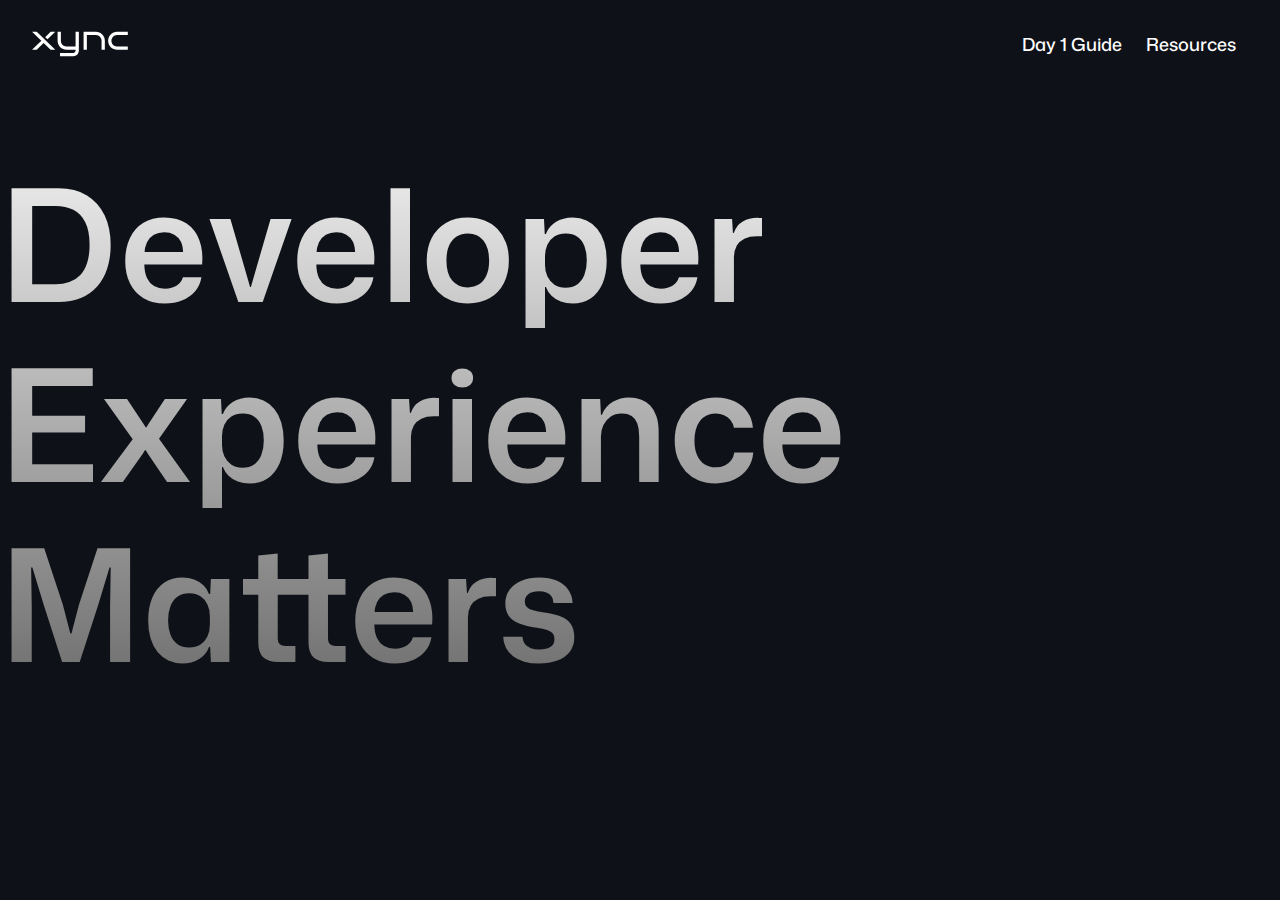
<file: src/index.html>
<!DOCTYPE html>
<html>
<head>
  <title>xync . Enhancing developer experience</title>

  <meta charset="UTF-8">
  <meta name="viewport" content="width=device-width, initial-scale=1.0, viewport-fit=cover">
  
  <meta name="description" content="Boost your productivity with Xync.dev – a platform dedicated to enhancing developer experience through tools, resources, and insights.">
  <meta name="keywords" content="developer experience, DX tools, productivity, developer tools, Xync, developer workflow, developer productivity">
  
  <link rel="apple-touch-icon" sizes="180x180" href="./assets/apple-touch-icon.png">
  <link rel="icon" type="image/png" sizes="32x32" href="./assets/favicon-32x32.png">
  <link rel="icon" type="image/png" sizes="16x16" href="./assets/favicon-16x16.png">
  <link rel="icon" href="./assets/favicon.ico">

  <meta property="og:title" content="Xync.dev - Developer Experience Redefined">
  <meta property="og:description" content="Boost your productivity with Xync.dev – a platform dedicated to enhancing developer experience through tools, resources, and insights.">
  <meta property="og:image" content="/path/to/og-image.png">
  <meta property="og:url" content="https://xync.dev">
  <meta property="og:type" content="website">

  <link rel="canonical" href="https://xync.dev">

  <link rel="preconnect" href="https://fonts.googleapis.com">
  <link rel="preconnect" href="https://fonts.gstatic.com" crossorigin>
  <link href="https://fonts.googleapis.com/css2?family=Fira+Code:wght@300..700&family=Mona+Sans:ital,wght@0,200..900;1,200..900&display=swap" rel="stylesheet">

  <link href="./styles/styles.css" rel="stylesheet">

</head>
<body>

  <header class="prime-header" role="banner">
    <div class="main-nav" aria-label="Main Navigation">
      <a class="avatar" href="https://xync.dev">
        <img src="./assets/xync_logo_monotone.svg" alt="xync" />
      </a>

      <nav class="nav-menu">
        <ul>
          <li>
            <a href="https://xync.dev/day1">Day 1 Guide</a>
          </li>
          <li>
            <a href="https://xync.dev/resources">Resources</a>
          </li>
        </ul>
      </nav>
    </div>
  </header>

  <div class="page-contianer">
    <section class="hero-container">
      <h1 class="hero-heading">Developer Experience Matters</h1>
    </section>
  </div>

  <footer>
    
  </footer>

</body>
</html>
</file>
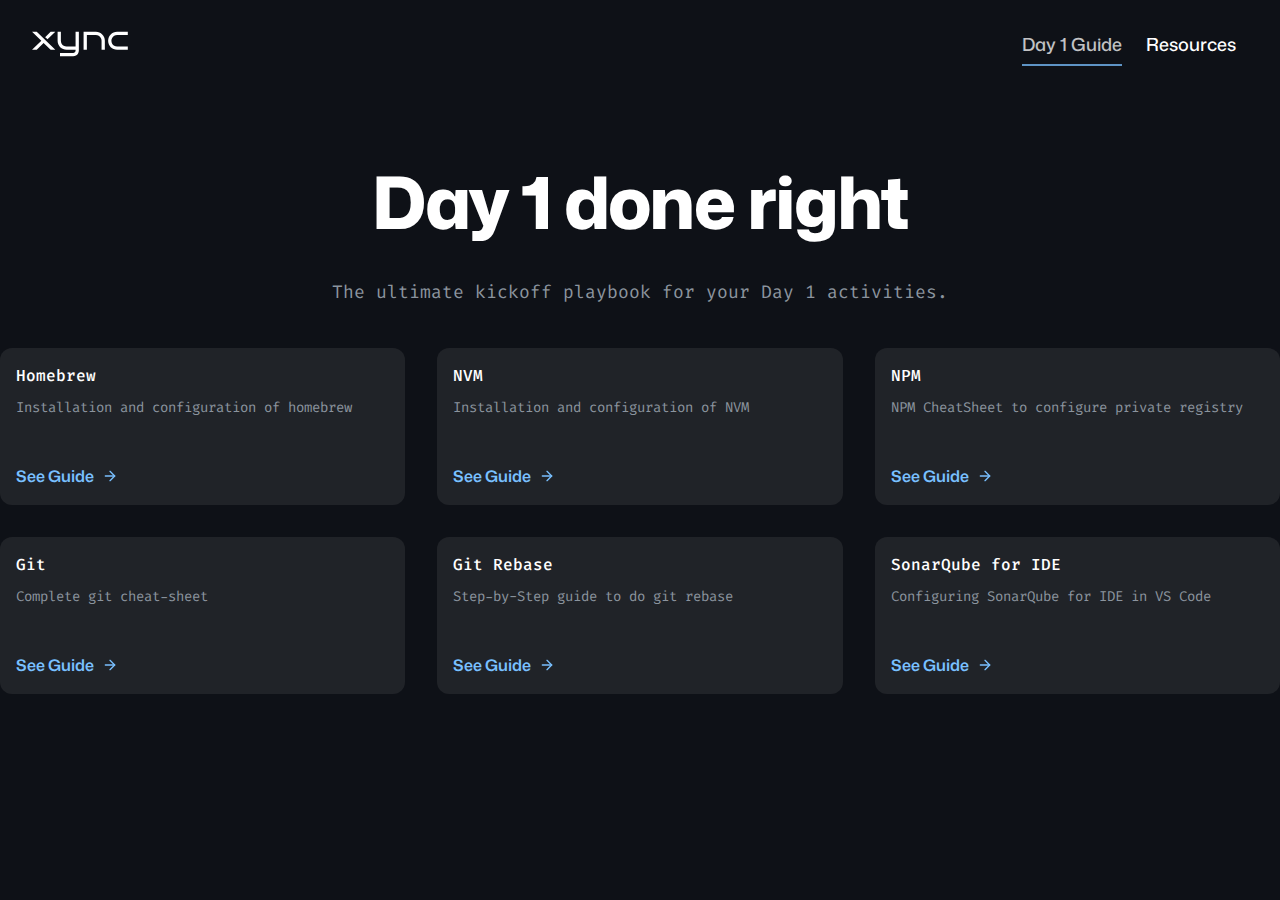
<file: src/day1.html>
<!DOCTYPE html>
<html>
<head>
  <title>xync: Developer Experience Matters</title>

  <meta charset="UTF-8">
  <meta name="viewport" content="width=device-width, initial-scale=1.0, viewport-fit=cover">
  
  <meta name="description" content="Boost your productivity with Xync.dev – a platform dedicated to enhancing developer experience through tools, resources, and insights.">
  <meta name="keywords" content="developer experience, DX tools, productivity, developer tools, Xync, developer workflow, developer productivity">
  
  <link rel="apple-touch-icon" sizes="180x180" href="./assets/apple-touch-icon.png">
  <link rel="icon" type="image/png" sizes="32x32" href="./assets/favicon-32x32.png">
  <link rel="icon" type="image/png" sizes="16x16" href="./assets/favicon-16x16.png">
  <link rel="icon" href="./assets/favicon.ico">

  <meta property="og:title" content="Xync.dev - Developer Experience Redefined">
  <meta property="og:description" content="Boost your productivity with Xync.dev – a platform dedicated to enhancing developer experience through tools, resources, and insights.">
  <meta property="og:image" content="/path/to/og-image.png">
  <meta property="og:url" content="https://xync.dev">
  <meta property="og:type" content="website">

  <link rel="canonical" href="https://xync.dev">

  <link rel="preconnect" href="https://fonts.googleapis.com">
  <link rel="preconnect" href="https://fonts.gstatic.com" crossorigin>
  <link href="https://fonts.googleapis.com/css2?family=Fira+Code:wght@300..700&family=Mona+Sans:ital,wght@0,200..900;1,200..900&display=swap" rel="stylesheet">

  <link href="./styles/styles.css" rel="stylesheet">

</head>
<body>

  <header class="prime-header" role="banner">
    <div class="main-nav" aria-label="Main Navigation">
      <a class="avatar" href="https://xync.dev">
        <img src="./assets/xync_logo_monotone.svg" alt="xync" />
      </a>

      <nav class="nav-menu">
        <ul>
          <li>
            <a class="active" href="https://xync.dev/day1">Day 1 Guide</a>
          </li>
          <li>
            <a href="https://xync.dev/resources">Resources</a>
          </li>
        </ul>
      </nav>
    </div>
  </header>

  <div class="page-contianer">
    
    <h1 class="page-summary">Day 1 done right</h1>
    <h5 class="page-caption">The ultimate kickoff playbook for your Day 1 activities.</h5>
    
    <section class="card-container">
      <!-- Card Item -->
      <div class="card">
        <div class="card-content">
          <h6>Homebrew</h6>
          <p>Installation and configuration of homebrew<p>
        </div>
        <div class="card-actions">
          <a class="link-with-arrow" href="./guide/homebrew-setup.html">
            See Guide
          </a>
        </div>
      </div>

      <!-- Card Item -->
      <div class="card">
        <div class="card-content">
          <h6>NVM</h6>
          <p>Installation and configuration of NVM</p>
        </div>
        <div class="card-actions">
          <a class="link-with-arrow" href="./guide/nvm-starter-kit.html">
            See Guide
          </a>
        </div>
      </div>

      <!-- Card Item -->
      <div class="card">
        <div class="card-content">
          <h6>NPM</h6>
          <p>NPM CheatSheet to configure private registry<p>
        </div>
        <div class="card-actions">
          <a class="link-with-arrow" href="./guide/npm-cheatsheet.html">
            See Guide
          </a>
        </div>
      </div>

      <div class="card">
        <div class="card-content">
          <h6>Git</h6>
          <p>Complete git cheat-sheet</p>
        </div>
        <div class="card-actions">
          <a class="link-with-arrow" href="./guide/git-starter-kit.html">
            See Guide
          </a>
        </div>
      </div>

      <div class="card">
        <div class="card-content">
          <h6>Git Rebase</h6>
          <p>Step-by-Step guide to do git rebase</p>
        </div>
        <div class="card-actions">
          <a class="link-with-arrow" href="./guide/git-rebase.html">
            See Guide
          </a>
        </div>
      </div>

      <div class="card">
        <div class="card-content">
          <h6>SonarQube for IDE</h6>
          <p>Configuring SonarQube for IDE in VS Code</p>
        </div>
        <div class="card-actions">
          <a class="link-with-arrow" href="./guide/sonarqube-ide-setup.html">
            See Guide
          </a>
        </div>
      </div>

    </section>
  </div>

  <footer>
    
  </footer>

</body>
</html>
</file>
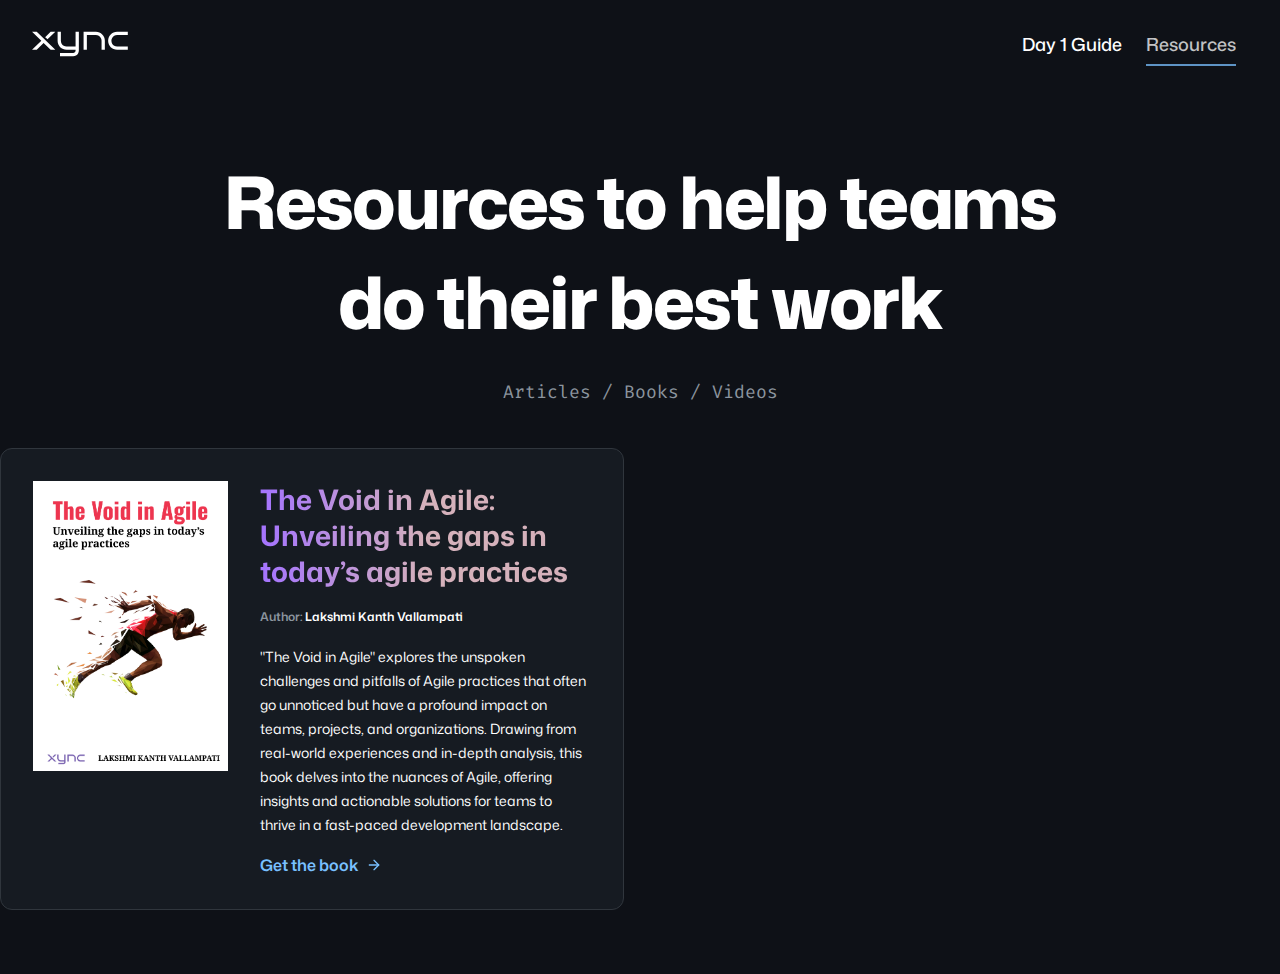
<file: src/resources.html>
<!DOCTYPE html>
<html>
<head>
  <title>xync: Resources</title>

  <meta charset="UTF-8">
  <meta name="viewport" content="width=device-width, initial-scale=1.0, viewport-fit=cover">
  
  <meta name="description" content="Boost your productivity with Xync.dev – a platform dedicated to enhancing developer experience through tools, resources, and insights.">
  <meta name="keywords" content="developer experience, DX tools, productivity, developer tools, Xync, developer workflow, developer productivity">
  
  <link rel="apple-touch-icon" sizes="180x180" href="./assets/apple-touch-icon.png">
  <link rel="icon" type="image/png" sizes="32x32" href="./assets/favicon-32x32.png">
  <link rel="icon" type="image/png" sizes="16x16" href="./assets/favicon-16x16.png">
  <link rel="icon" href="./assets/favicon.ico">

  <meta property="og:title" content="Xync.dev - Developer Experience Redefined">
  <meta property="og:description" content="Boost your productivity with Xync.dev – a platform dedicated to enhancing developer experience through tools, resources, and insights.">
  <meta property="og:image" content="/path/to/og-image.png">
  <meta property="og:url" content="https://xync.dev">
  <meta property="og:type" content="website">

  <link rel="canonical" href="https://xync.dev">

  <link rel="preconnect" href="https://fonts.googleapis.com">
  <link rel="preconnect" href="https://fonts.gstatic.com" crossorigin>
  <link href="https://fonts.googleapis.com/css2?family=Fira+Code:wght@300..700&family=Mona+Sans:ital,wght@0,200..900;1,200..900&display=swap" rel="stylesheet">

  <link href="./styles/styles.css" rel="stylesheet">

</head>
<body>

  <header class="prime-header" role="banner">
    <div class="main-nav" aria-label="Main Navigation">
      <a class="avatar" href="https://xync.dev">
        <img src="./assets/xync_logo_monotone.svg" alt="xync" />
      </a>

      <nav class="nav-menu">
        <ul>
          <li>
            <a href="https://xync.dev/day1">Day 1 Guide</a>
          </li>
          <li>
            <a class="active" href="https://xync.dev/resources">Resources</a>
          </li>
        </ul>
      </nav>
    </div>
  </header>

  <div class="page-contianer">
    <h1 class="page-summary">
      Resources to help teams do their best work
    </h1>
    <h5 class="page-caption">Articles / Books / Videos</h5>

    <div class="resource-container">
      <div class="resource">
        <aside>
          <img 
            src="./assets/cover_the_void_in_agile.jpg" 
            title="The Void in Agile"
            alt="The Void in Agile Book Cover" 
            style="max-width: 100%; height: auto; object-fit: contain;"
          />
        </aside>
        <article>
          <section>
            <h2>The Void in Agile: Unveiling the gaps in today’s agile practices</h2>
            <cite>Author: <a target="_blank" href="https://in.linkedin.com/in/lakshmikanth-vallampati-a54681106">Lakshmi Kanth Vallampati</a></cite>
            <p>"The Void in Agile" explores the unspoken challenges and pitfalls of Agile practices that often go unnoticed but 
            have a profound impact on teams, projects, and organizations. Drawing from real-world experiences and in-depth analysis, 
            this book delves into the nuances of Agile, offering insights and actionable solutions for teams to thrive in a 
            fast-paced development landscape.</p>
          </section>
          
          <section>
            <a class="link-with-arrow" target="_blank" href="https://leanpub.com/thevoidinagile/">
              Get the book
            </a>
          </section>
        </article>
      </div>

    </div>

  </div>

  <footer>
    
  </footer>

</body>
</html>
</file>
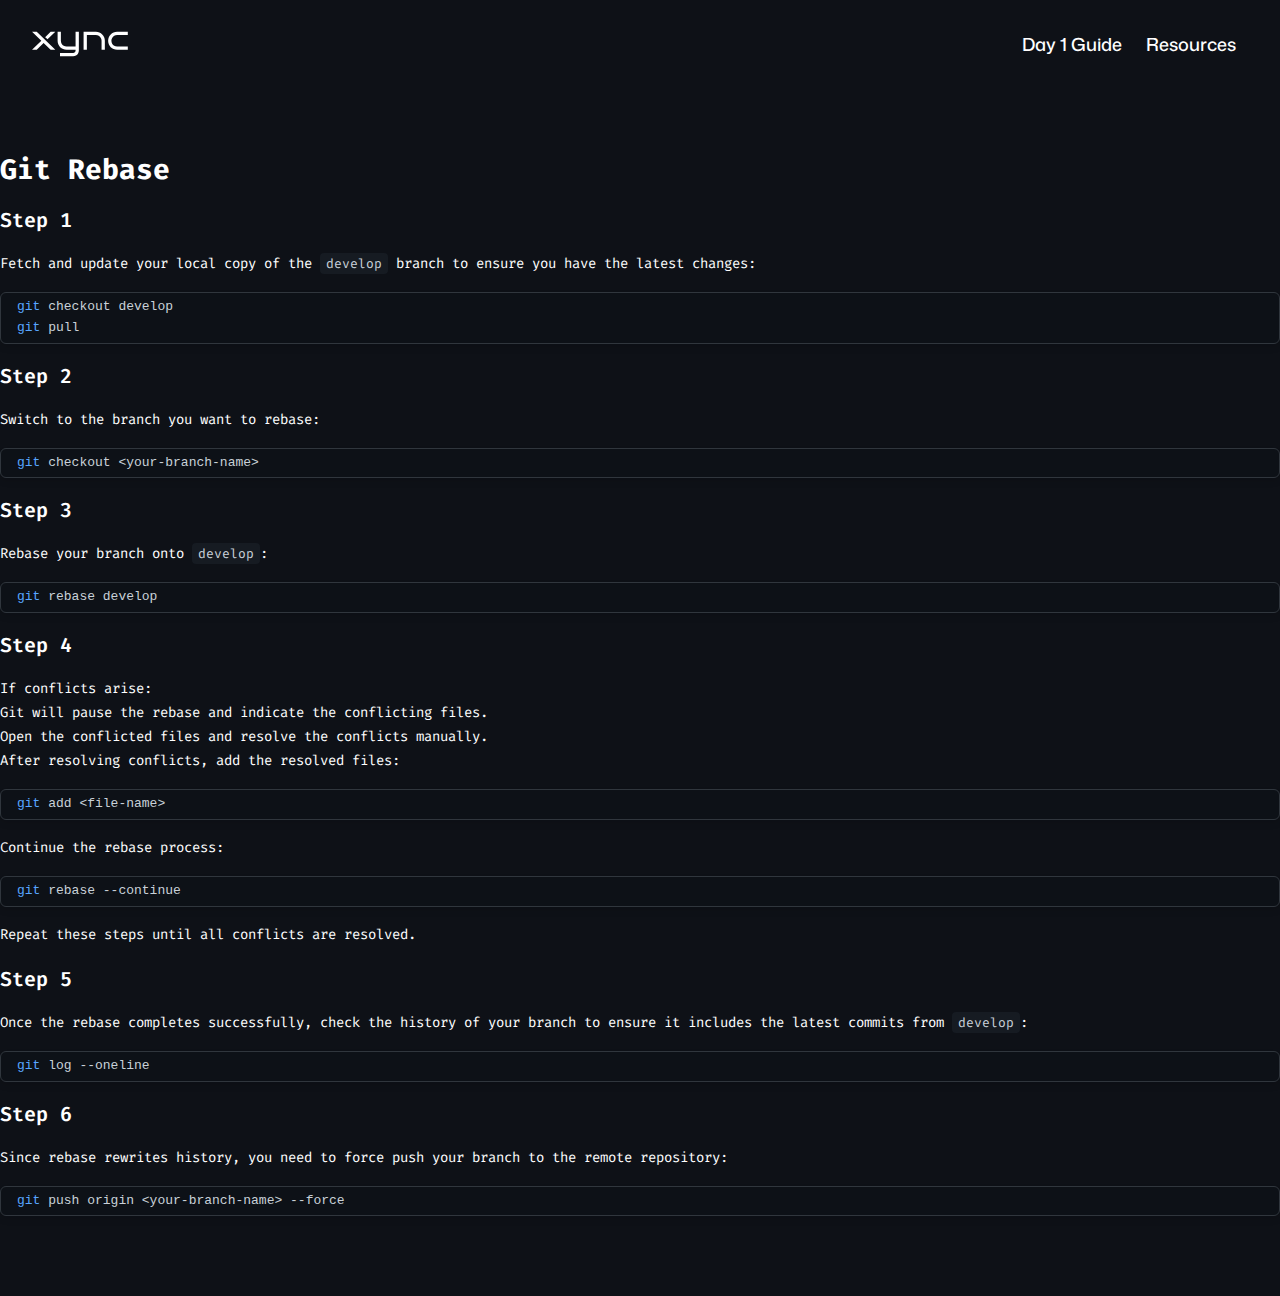
<file: src/day1-guide/guide-git-rebase.html>
<!DOCTYPE html>
<html>
<head>
  <title>xync: Git Rebase Step-by-Step Guide</title>

  <link rel="preconnect" href="https://fonts.googleapis.com">
  <link rel="preconnect" href="https://fonts.gstatic.com" crossorigin>
  <link href="https://fonts.googleapis.com/css2?family=Fira+Code:wght@300..700&family=Mona+Sans:ital,wght@0,200..900;1,200..900&display=swap" rel="stylesheet">

  <link href="../styles/styles.css" rel="stylesheet">

</head>
<body>

  <header class="prime-header" role="banner">
    <div class="main-nav" aria-label="Main Navigation">
      <a class="avatar" href="https://xync.dev">
        <img src="../assets/xync_logo_monotone.svg" alt="xync" />
      </a>

      <nav class="nav-menu">
        <ul>
          <li>
            <a href="./day1.html">Day 1 Guide</a>
          </li>
          <li>
            <a href="./resources.html">Resources</a>
          </li>
        </ul>
      </nav>
    </div>
  </header>

  <div class="page-contianer">

    <main class="day1-guide-content">
      <article>
        <h2 class="day1-guide-title">Git Rebase</h2>

        <section>
          <h4>Step 1</h4>
          <p>Fetch and update your local copy of the <code>develop</code> branch to ensure you have the latest changes:</p>
          <pre><code><span class="command">git</span> checkout develop</code><code><span class="command">git</span> pull</code></pre>
        </section>

        <section>
          <h4>Step 2</h4>
          <p>Switch to the branch you want to rebase:</p>
          <pre><code><span class="command">git</span> checkout &lt;your-branch-name&gt;</code></pre>
        </section>

        <section>
          <h4>Step 3</h4>
          <p>Rebase your branch onto <code>develop</code>:</p>
          <pre><code><span class="command">git</span> rebase develop</code></pre>
        </section>

        <section>
          <h4>Step 4</h4>
          <p>
            If conflicts arise:<br>
            Git will pause the rebase and indicate the conflicting files.<br>
            Open the conflicted files and resolve the conflicts manually.<br>
            After resolving conflicts, add the resolved files:<br>
          </p>
          <pre><code><span class="command">git</span> add &lt;file-name&gt;</code></pre>
          
          <p>Continue the rebase process:</p>
          <pre><code><span class="command">git</span> rebase --continue</code></pre>
          <p>Repeat these steps until all conflicts are resolved.</p>
          </ul>
        </section>

        <section>
          <h4>Step 5</h4>
          <p>Once the rebase completes successfully, check the history of your branch to ensure it includes the latest commits from <code>develop</code>:</p>
          <pre><code><span class="command">git</span> log --oneline</code></pre>
        </section>

        <section>
          <h4>Step 6</h4>
          <p>Since rebase rewrites history, you need to force push your branch to the remote repository:</p>
          <pre><code><span class="command">git</span> push origin &lt;your-branch-name&gt; --force</code></pre>
        </section>

    </main>
  </div>
</body>
</html>
</file>
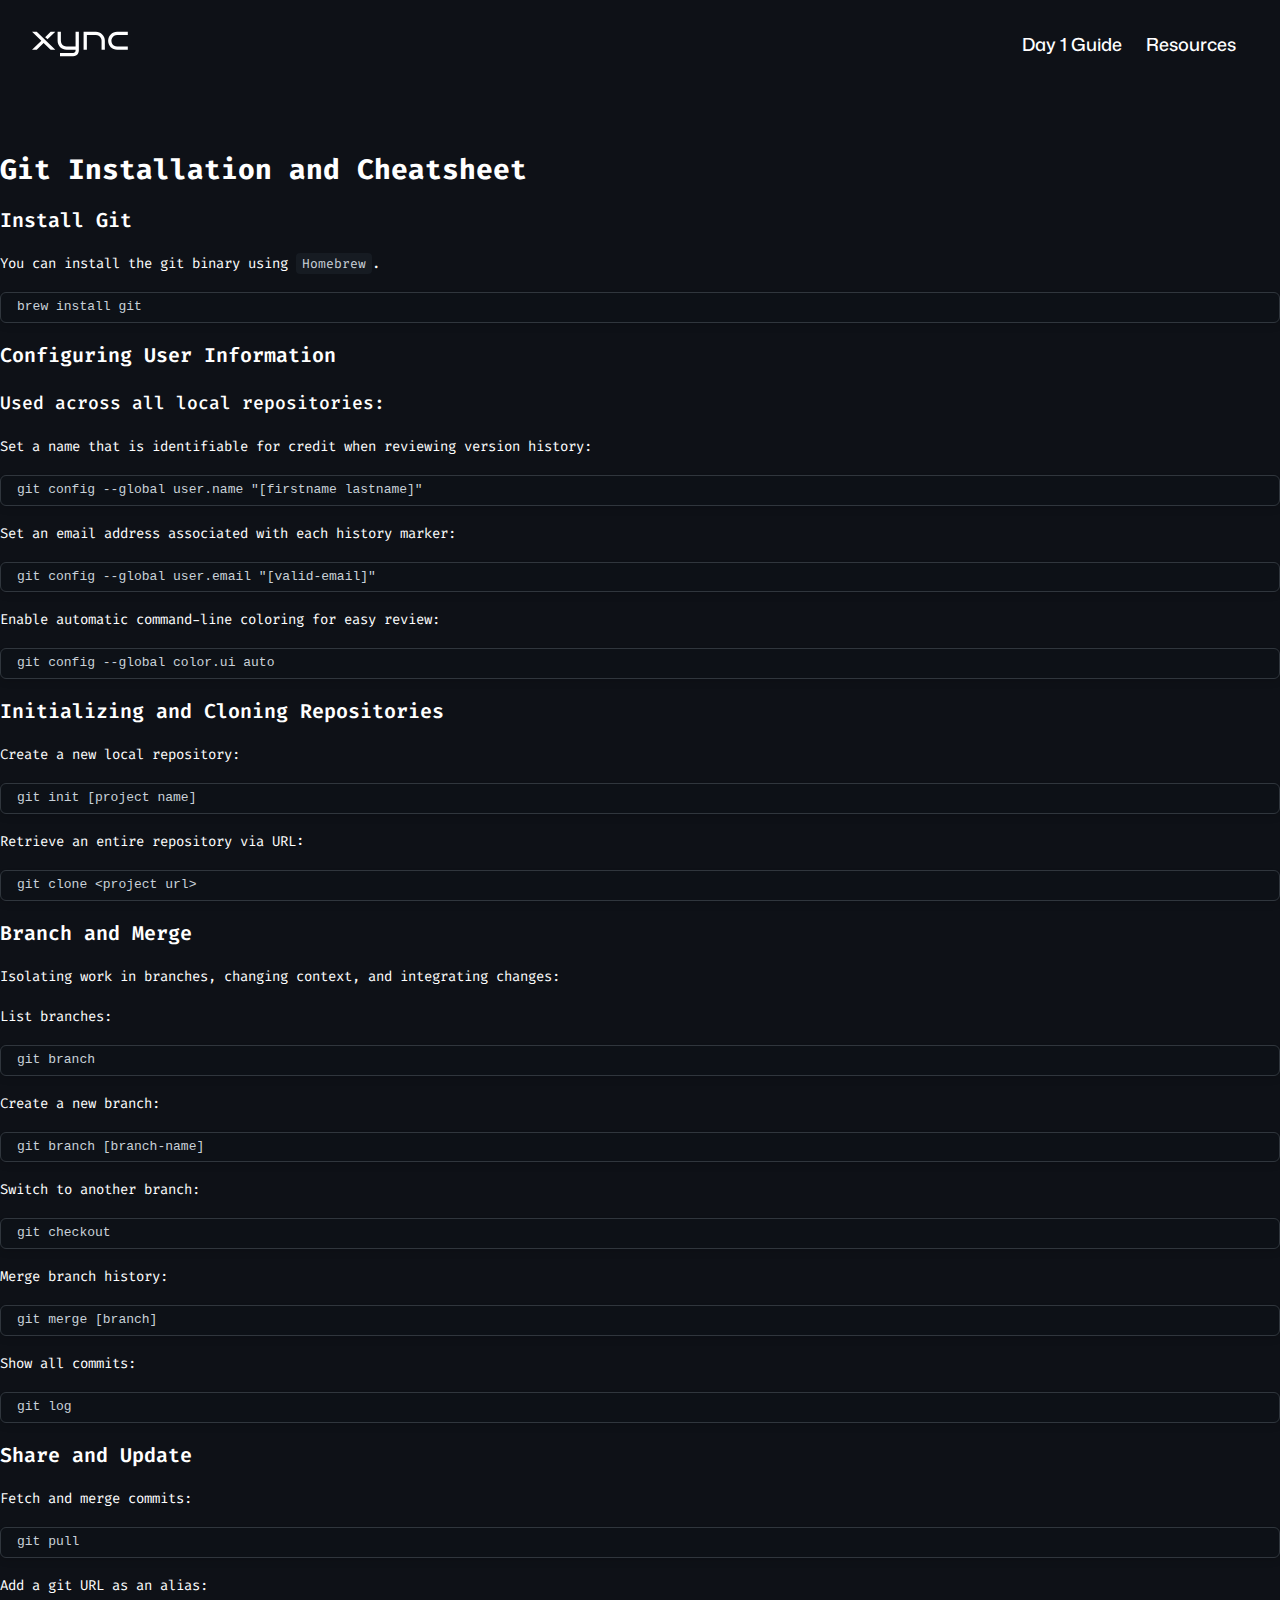
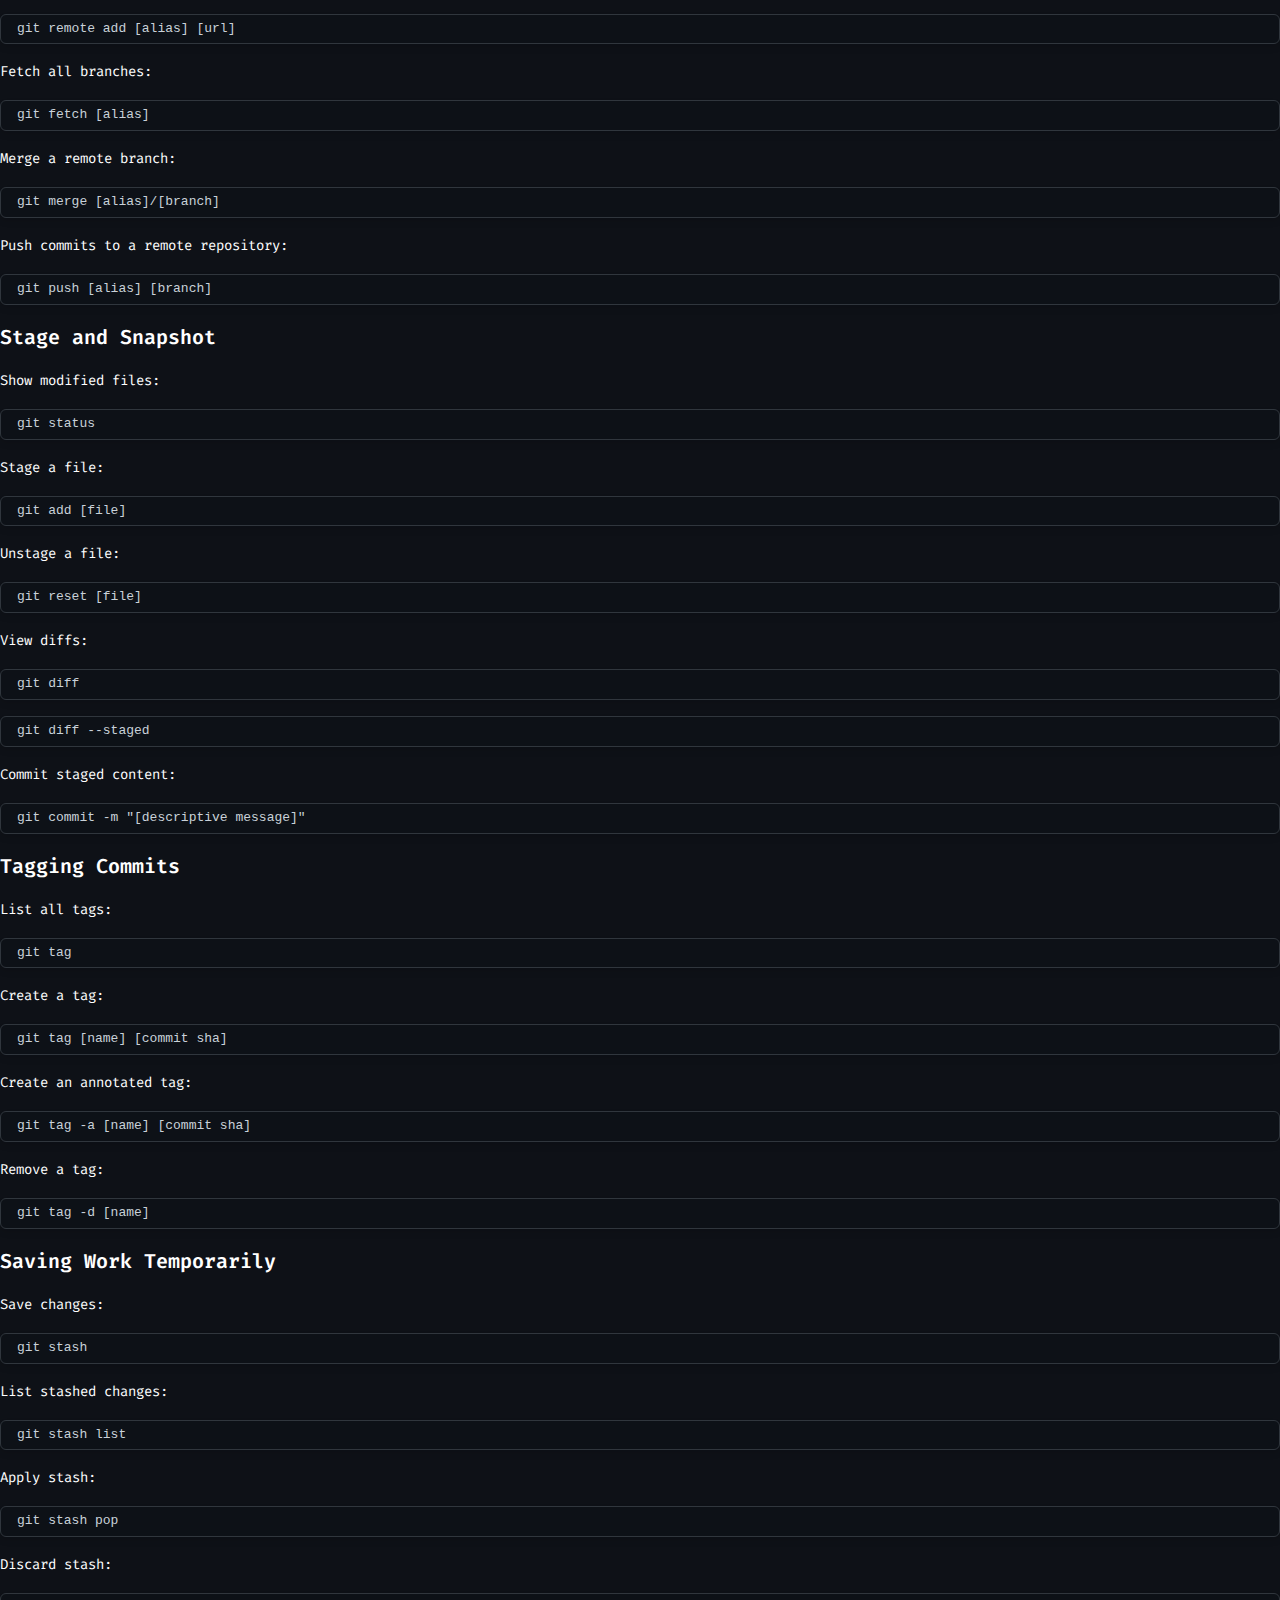
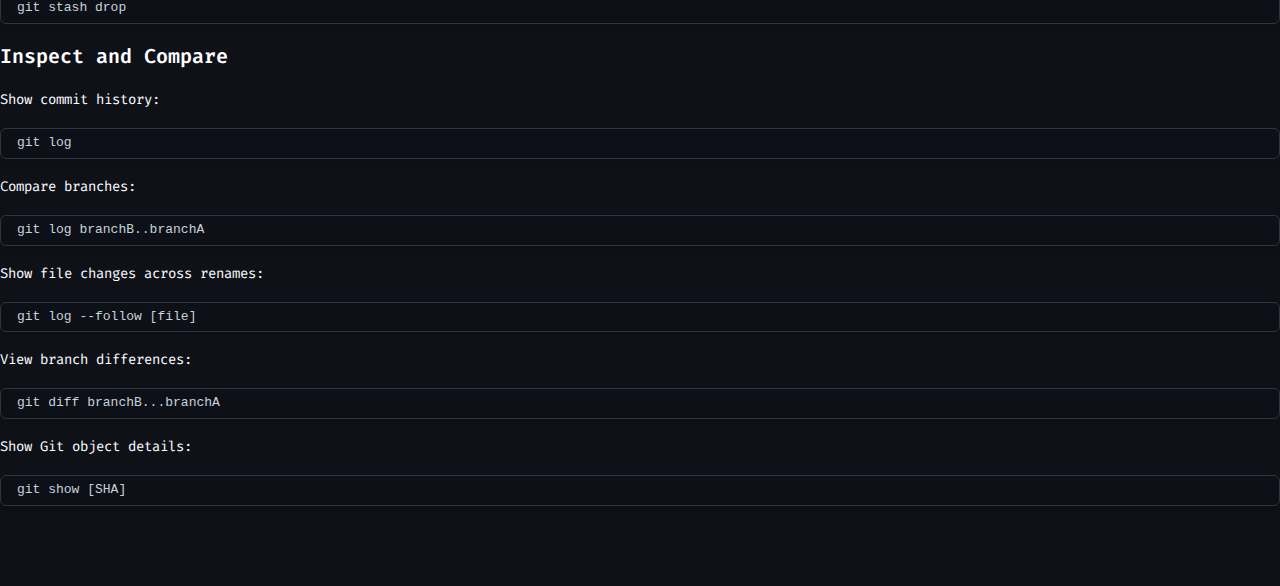
<file: src/day1-guide/guide-git-starter-kit.html>
<!DOCTYPE html>
<html>
<head>
  <title>xync: Git Installation & Cheatsheet</title>

  <link rel="preconnect" href="https://fonts.googleapis.com">
  <link rel="preconnect" href="https://fonts.gstatic.com" crossorigin>
  <link href="https://fonts.googleapis.com/css2?family=Fira+Code:wght@300..700&family=Mona+Sans:ital,wght@0,200..900;1,200..900&display=swap" rel="stylesheet">

  <link href="../styles/styles.css" rel="stylesheet">

</head>
<body>

  <header class="prime-header" role="banner">
    <div class="main-nav" aria-label="Main Navigation">
      <a class="avatar" href="https://xync.dev">
        <img src="../assets/xync_logo_monotone.svg" alt="xync" />
      </a>

      <nav class="nav-menu">
        <ul>
          <li>
            <a href="./day1.html">Day 1 Guide</a>
          </li>
          <li>
            <a href="./resources.html">Resources</a>
          </li>
        </ul>
      </nav>
    </div>
  </header>

  <div class="page-contianer">

    <main class="day1-guide-content">
      
      <h2 class="day1-guide-title">Git Installation and Cheatsheet</h2>

      <section class="day1-guide-section">
        <h4>Install Git</h4>
        <p>You can install the git binary using <code>Homebrew</code>.</p>
        <pre><code>brew install git</code></pre>
      </section>

      <section class="day1-guide-section">
        <h4>Configuring User Information</h4>
        <h5>Used across all local repositories:</h5>
        
        <p>Set a name that is identifiable for credit when reviewing version history:</p>
        <pre><code>git config --global user.name "[firstname lastname]"</code></pre>
        
        <p>Set an email address associated with each history marker:</p>
        <pre><code>git config --global user.email "[valid-email]"</code></pre>
        
        <p>Enable automatic command-line coloring for easy review:</p>
        <pre><code>git config --global color.ui auto</code></pre>
      </section>

      <section class="day1-guide-section">
        <h4>Initializing and Cloning Repositories</h4>
        
        <p>Create a new local repository:</p>
        <pre><code>git init [project name]</code></pre>
        
        <p>Retrieve an entire repository via URL:</p>
        <pre><code>git clone &lt;project url&gt;</code></pre>
      </section>

      <section class="day1-guide-section">
        <h4>Branch and Merge</h4>
        <p>Isolating work in branches, changing context, and integrating changes:</p>
        
        <p>List branches:</p>
        <pre><code>git branch</code></pre>
        
        <p>Create a new branch:</p>
        <pre><code>git branch [branch-name]</code></pre>
        
        <p>Switch to another branch:</p>
        <pre><code>git checkout</code></pre>
        
        <p>Merge branch history:</p>
        <pre><code>git merge [branch]</code></pre>
          
        <p>Show all commits:</p>
        <pre><code>git log</code></pre>
      </section>

      <section class="day1-guide-section">
        <h4>Share and Update</h4>
        <p>Fetch and merge commits:</p>
        <pre><code>git pull</code></pre>
        
        <p>Add a git URL as an alias:</p>
        <pre><code>git remote add [alias] [url]</code></pre>
          
        <p>Fetch all branches:</p>
        <pre><code>git fetch [alias]</code></pre>
          
        <p>Merge a remote branch:</p>
        <pre><code>git merge [alias]/[branch]</code></pre>
          
        <p>Push commits to a remote repository:</p>
        <pre><code>git push [alias] [branch]</code></pre>
      </section>

      <section class="day1-guide-section">
        <h4>Stage and Snapshot</h4>

        <p>Show modified files:</p>
        <pre><code>git status</code></pre>

        <p>Stage a file:</p>
        <pre><code>git add [file]</code></pre>

        <p>Unstage a file:</p>
        <pre><code>git reset [file]</code></pre>
        
        <p>View diffs:</p>
        <pre><code>git diff</code></pre>
        <pre><code>git diff --staged</code></pre>
        
        <p>Commit staged content:</p>
        <pre><code>git commit -m "[descriptive message]"</code></pre>
        
      </section>

      <section class="day1-guide-section">
        <h4>Tagging Commits</h4>
        <p>List all tags:</p>
        <pre><code>git tag</code></pre>

        <p>Create a tag:</p>
        <pre><code>git tag [name] [commit sha]</code></pre>

        <p>Create an annotated tag:</p>
        <pre><code>git tag -a [name] [commit sha]</code></pre>

        <p>Remove a tag:</p>
        <pre><code>git tag -d [name]</code></pre>
      </section>

      <section class="day1-guide-section">
        <h4>Saving Work Temporarily</h4>
        
        <p>Save changes:</p>
        <pre><code>git stash</code></pre>

        <p>List stashed changes:</p>
        <pre><code>git stash list</code></pre>

        <p>Apply stash:</p>
        <pre><code>git stash pop</code></pre>

        <p>Discard stash:</p>
        <pre><code>git stash drop</code></pre>
      </section>

      <section class="day1-guide-section">
        <h4>Inspect and Compare</h4>
        
        <p>Show commit history:</p>
        <pre><code>git log</code></pre>

        <p>Compare branches:</p>
        <pre><code>git log branchB..branchA</code></pre>

        <p>Show file changes across renames:</p>
        <pre><code>git log --follow [file]</code></pre>

        <p>View branch differences:</p>
        <pre><code>git diff branchB...branchA</code></pre>

        <p>Show Git object details:</p>
        <pre><code>git show [SHA]</code></pre>
      </section>

    </main>
  </div>
</body>
</html>
</file>
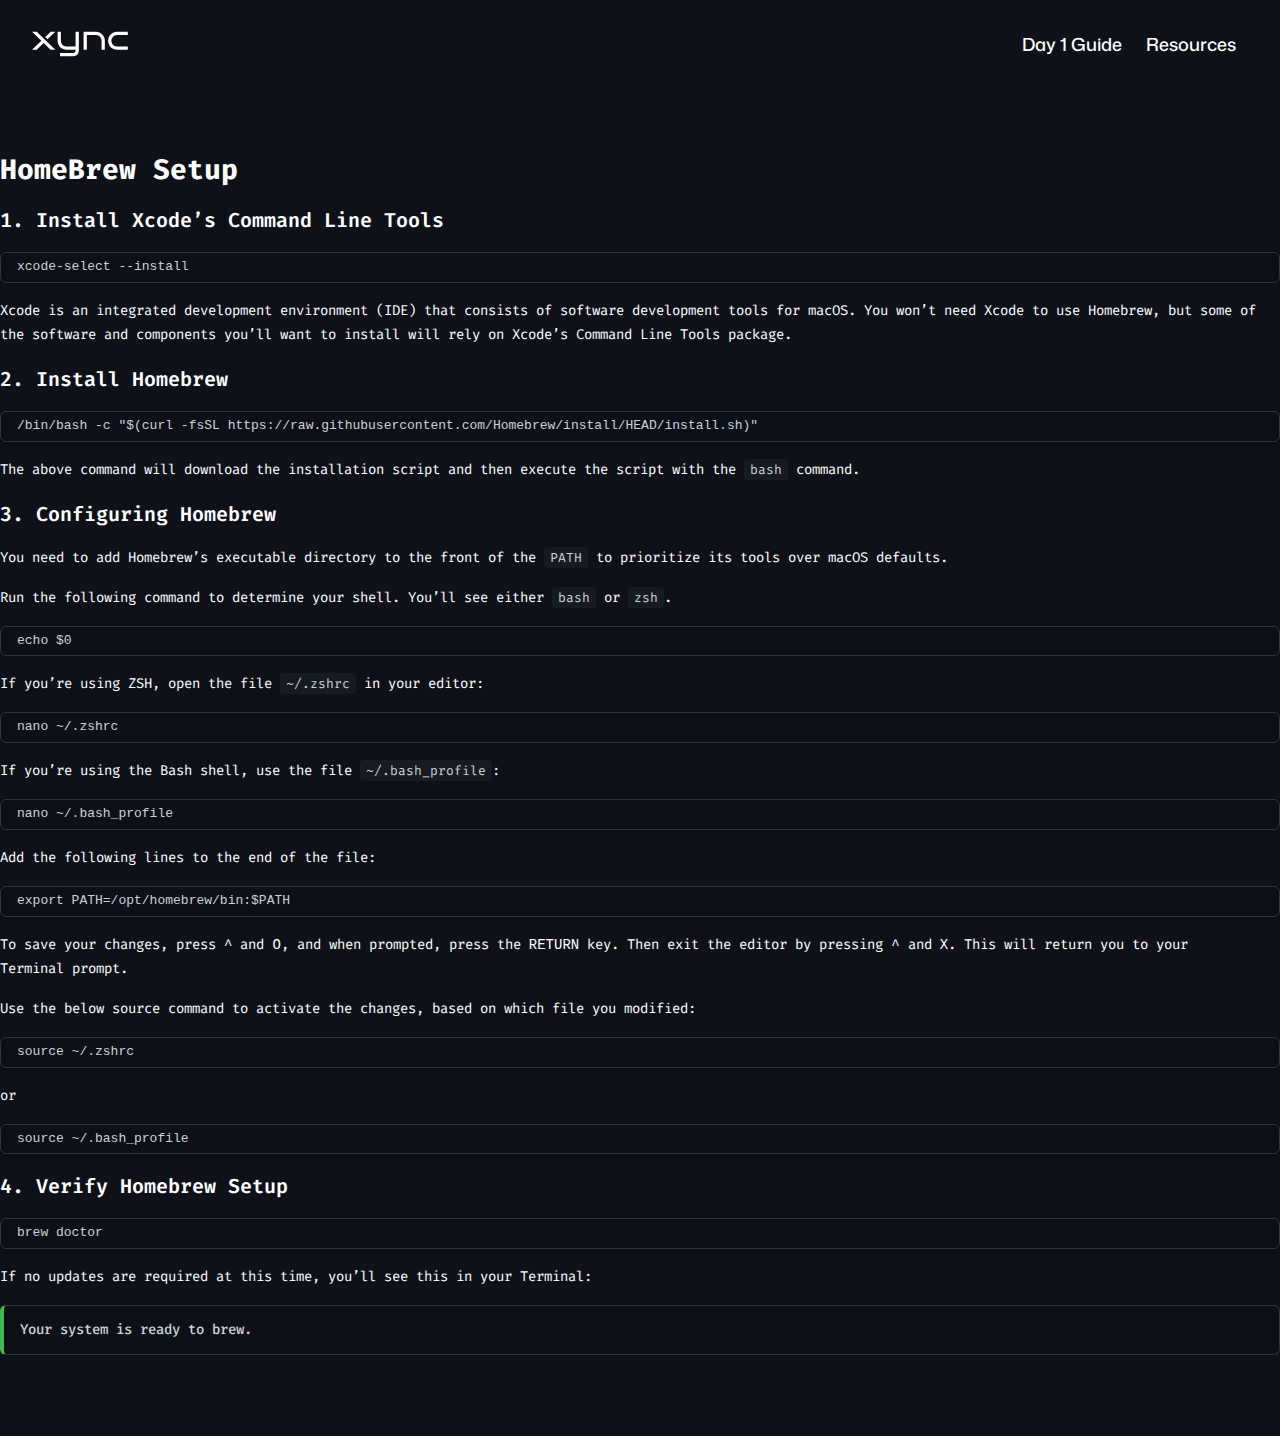
<file: src/day1-guide/guide-homebrew-setup.html>
<!DOCTYPE html>
<html>
<head>
  <title>xync: Homebrew Setup</title>

  <link rel="preconnect" href="https://fonts.googleapis.com">
  <link rel="preconnect" href="https://fonts.gstatic.com" crossorigin>
  <link href="https://fonts.googleapis.com/css2?family=Fira+Code:wght@300..700&family=Mona+Sans:ital,wght@0,200..900;1,200..900&display=swap" rel="stylesheet">

  <link href="../styles/styles.css" rel="stylesheet">

</head>
<body>

  <header class="prime-header" role="banner">
    <div class="main-nav" aria-label="Main Navigation">
      <a class="avatar" href="https://xync.dev">
        <img src="../assets/xync_logo_monotone.svg" alt="xync" />
      </a>

      <nav class="nav-menu">
        <ul>
          <li>
            <a href="./day1.html">Day 1 Guide</a>
          </li>
          <li>
            <a href="./resources.html">Resources</a>
          </li>
        </ul>
      </nav>
    </div>
  </header>

  <div class="page-contianer">

    <main class="day1-guide-content">
      <h2 class="day1-guide-title">HomeBrew Setup</h2>

      <section class="day1-guide-section">
        <h4>1. Install Xcode’s Command Line Tools</h4>
        <pre><code>xcode-select --install</code></pre>
        <p>
          Xcode is an integrated development environment (IDE) that consists of software 
          development tools for macOS. You won’t need Xcode to use Homebrew, but some of 
          the software and components you’ll want to install will rely on Xcode’s 
          Command Line Tools package.
        </p>
      </section>

      <section class="day1-guide-section">
        <h4>2. Install Homebrew</h4>
        <pre><code>/bin/bash -c "$(curl -fsSL https://raw.githubusercontent.com/Homebrew/install/HEAD/install.sh)"</code></pre>
        <p>
          The above command will download the installation script and then execute the 
          script with the <code>bash</code> command.
        </p>
      </section>

      <section class="day1-guide-section">
        <h4>3. Configuring Homebrew</h4>
        <p>
          You need to add Homebrew’s executable directory to the front of the 
          <code>PATH</code> to prioritize its tools over macOS defaults.
        </p>
        <p>Run the following command to determine your shell. You’ll see either <code>bash</code> or <code>zsh</code>.</p>
        <pre><code>echo $0</code></pre>
        <p>If you’re using ZSH, open the file <code>~/.zshrc</code> in your editor:</p>
        <pre><code>nano ~/.zshrc</code></pre>
        <p>If you’re using the Bash shell, use the file <code>~/.bash_profile</code>:</p>
        <pre><code>nano ~/.bash_profile</code></pre>
        <p>Add the following lines to the end of the file:</p>
        <pre><code>export PATH=/opt/homebrew/bin:$PATH</code></pre>
        <p>
          To save your changes, press <kbd>^</kbd> and <kbd>O</kbd>, and when prompted, 
          press the <kbd>RETURN</kbd> key. Then exit the editor by pressing <kbd>^</kbd> 
          and <kbd>X</kbd>. This will return you to your Terminal prompt.
        </p>
        <p>Use the below source command to activate the changes, based on which file you modified:</p>
        <pre><code>source ~/.zshrc</code></pre>
        <p>or</p>
        <pre><code>source ~/.bash_profile</code></pre>
      </section>

      <section class="day1-guide-section">
        <h4>4. Verify Homebrew Setup</h4>
        <pre><code>brew doctor</code></pre>
        <p>If no updates are required at this time, you’ll see this in your Terminal:</p>
        <blockquote class="blockquote-green">
          <p>Your system is ready to brew.</p>
        </blockquote>
      </section>
    </main>

  </div>

  <footer></footer>

</body>
</html>
</file>
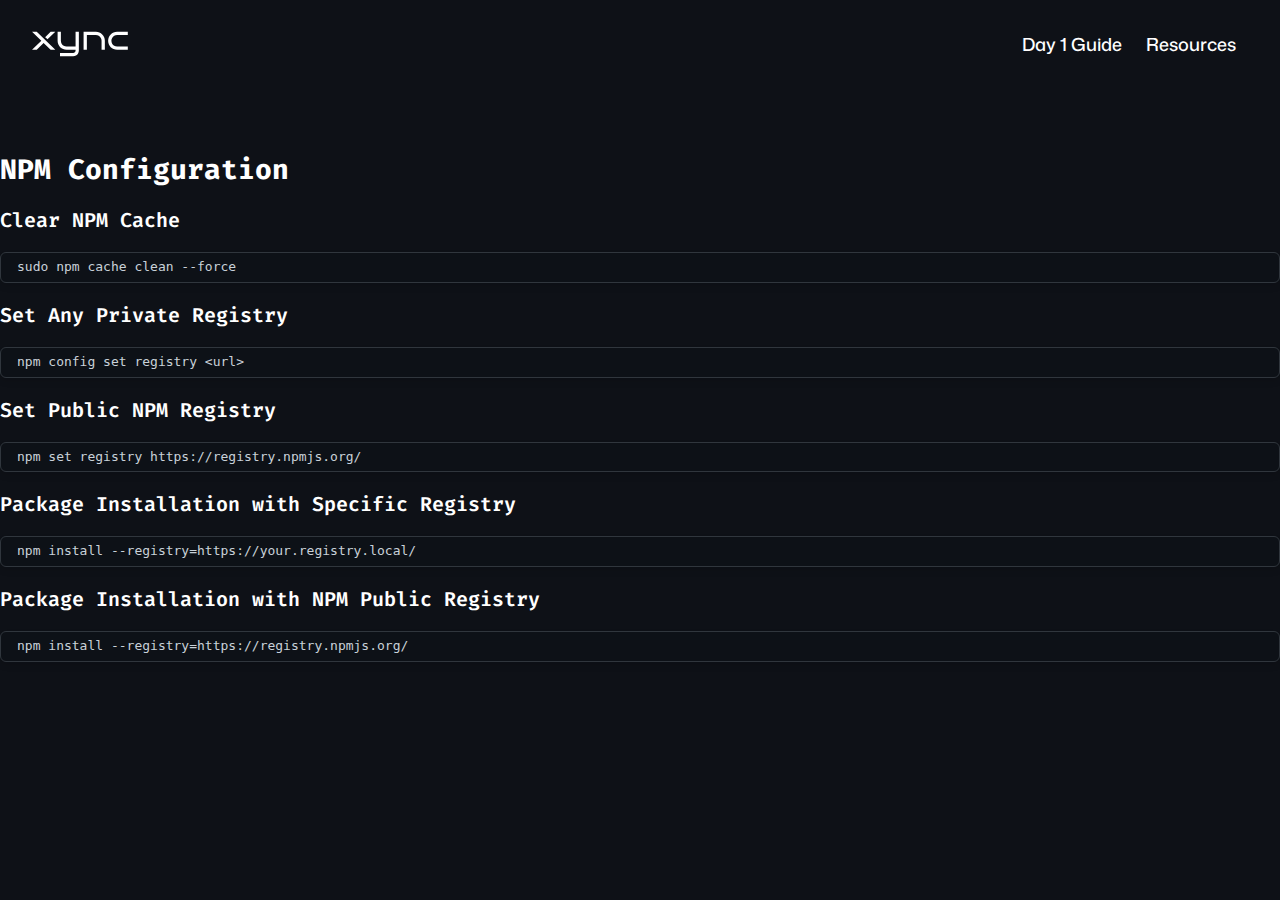
<file: src/day1-guide/guide-npm-cheatsheet.html>
<!DOCTYPE html>
<html>
<head>
  <title>xync: NPM CheatSheet</title>

  <link rel="preconnect" href="https://fonts.googleapis.com">
  <link rel="preconnect" href="https://fonts.gstatic.com" crossorigin>
  <link href="https://fonts.googleapis.com/css2?family=Fira+Code:wght@300..700&family=Mona+Sans:ital,wght@0,200..900;1,200..900&display=swap" rel="stylesheet">

  <link href="../styles/styles.css" rel="stylesheet">

</head>
<body>

  <header class="prime-header" role="banner">
    <div class="main-nav" aria-label="Main Navigation">
      <a class="avatar" href="https://xync.dev">
        <img src="../assets/xync_logo_monotone.svg" alt="xync" />
      </a>

      <nav class="nav-menu">
        <ul>
          <li>
            <a href="./day1.html">Day 1 Guide</a>
          </li>
          <li>
            <a href="./resources.html">Resources</a>
          </li>
        </ul>
      </nav>
    </div>
  </header>

  <div class="page-contianer">

    <main class="day1-guide-content">

      <h2 class="day1-guide-title">NPM Configuration</h2>
      
      <section class="day1-guide-section">
        <h4>Clear NPM Cache</h4>
        <pre><code>sudo npm cache clean --force</code></pre>
      </section>
        
      <section class="day1-guide-section">
        <h4>Set Any Private Registry</h4>
        <pre><code>npm config set registry &lt;url&gt;</code></pre>
      </section>
        
      <section class="day1-guide-section">
        <h4>Set Public NPM Registry</h4>
        <pre><code>npm set registry https://registry.npmjs.org/</code></pre>
      </section>
        
      <section class="day1-guide-section">
        <h4>Package Installation with Specific Registry</h4>
        <pre><code>npm install --registry=https://your.registry.local/</code></pre>
      </section>
        
      <section class="day1-guide-section">
        <h4>Package Installation with NPM Public Registry</h4>
        <pre><code>npm install --registry=https://registry.npmjs.org/</code></pre>
      </section>

    </main>
  </div>

  <footer></footer>
</body>
</html>
</file>
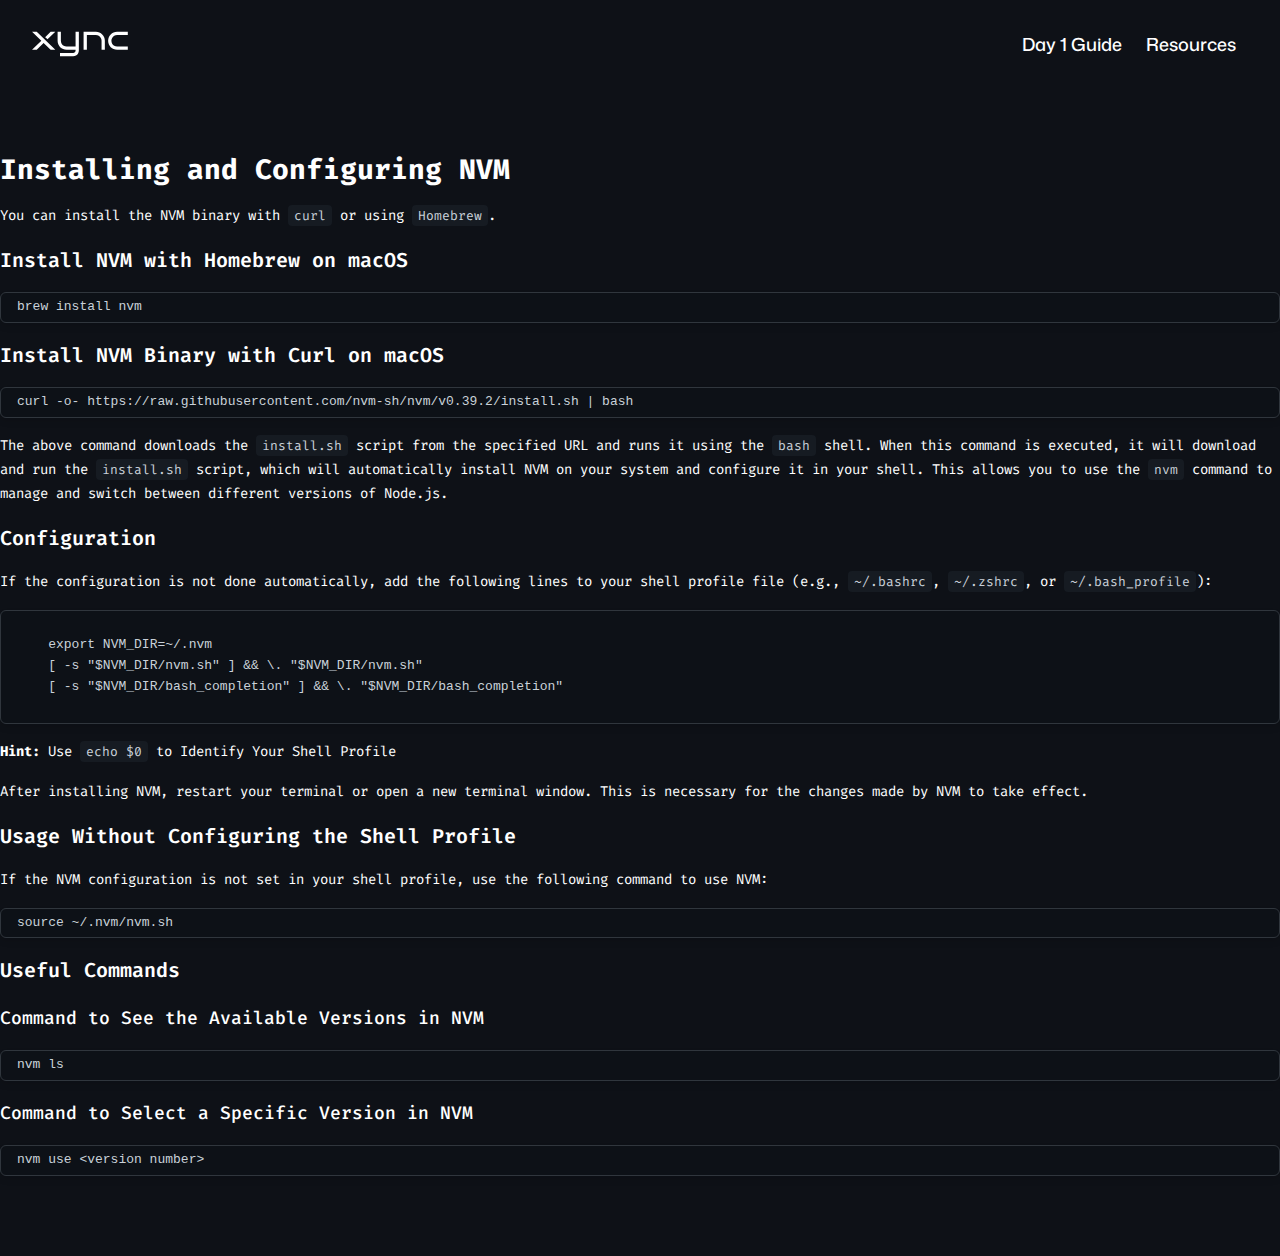
<file: src/day1-guide/guide-nvm-starter-kit.html>
<!DOCTYPE html>
<html>
<head>
  <title>xync: NVM Starter Kit</title>

  <link rel="preconnect" href="https://fonts.googleapis.com">
  <link rel="preconnect" href="https://fonts.gstatic.com" crossorigin>
  <link href="https://fonts.googleapis.com/css2?family=Fira+Code:wght@300..700&family=Mona+Sans:ital,wght@0,200..900;1,200..900&display=swap" rel="stylesheet">

  <link href="../styles/styles.css" rel="stylesheet">

</head>
<body>

  <header class="prime-header" role="banner">
    <div class="main-nav" aria-label="Main Navigation">
      <a class="avatar" href="https://xync.dev">
        <img src="../assets/xync_logo_monotone.svg" alt="xync" />
      </a>

      <nav class="nav-menu">
        <ul>
          <li>
            <a href="./day1.html">Day 1 Guide</a>
          </li>
          <li>
            <a href="./resources.html">Resources</a>
          </li>
        </ul>
      </nav>
    </div>
  </header>

  <div class="page-contianer">

    <main class="day1-guide-content">
      <h2 class="day1-guide-title">Installing and Configuring NVM</h2>
      <p>You can install the NVM binary with <code>curl</code> or using <code>Homebrew</code>.</p>

      <section class="day1-guide-section">
        <h4>Install NVM with Homebrew on macOS</h4>
        <pre><code>brew install nvm</code></pre>
      </section>

      <section class="day1-guide-section">
        <h4>Install NVM Binary with Curl on macOS</h4>
        <pre><code>curl -o- https://raw.githubusercontent.com/nvm-sh/nvm/v0.39.2/install.sh | bash</code></pre>
        <p>
          The above command downloads the <code>install.sh</code> script from the specified URL and runs it using the 
          <code>bash</code> shell. When this command is executed, it will download and run the 
          <code>install.sh</code> script, which will automatically install NVM on your system and configure it in your shell. 
          This allows you to use the <code>nvm</code> command to manage and switch between different versions of Node.js.
        </p>
      </section>

      <section class="day1-guide-section">
        <h4>Configuration</h4>
        <p>If the configuration is not done automatically, add the following lines to your shell profile file 
          (e.g., <code>~/.bashrc</code>, <code>~/.zshrc</code>, or <code>~/.bash_profile</code>):
        </p>
        <pre><code>
    export NVM_DIR=~/.nvm
    [ -s "$NVM_DIR/nvm.sh" ] && \. "$NVM_DIR/nvm.sh"
    [ -s "$NVM_DIR/bash_completion" ] && \. "$NVM_DIR/bash_completion"
        </code></pre>
        <p><b class="hint">Hint:</b> Use <code>echo $0</code> to Identify Your Shell Profile</p>
        <p>After installing NVM, restart your terminal or open a new terminal window. This is necessary for the changes 
          made by NVM to take effect.
        </p>
      </section>

      <section class="day1-guide-section">
        <h4>Usage Without Configuring the Shell Profile</h4>
        <p>If the NVM configuration is not set in your shell profile, use the following command to use NVM:</p>
        <pre><code>source ~/.nvm/nvm.sh</code></pre>
      </section>

      <section class="day1-guide-section">
        <h4>Useful Commands</h4>
        <h5>Command to See the Available Versions in NVM</h5>
        <pre><code>nvm ls</code></pre>
        <h5>Command to Select a Specific Version in NVM</h5>
        <pre><code>nvm use &lt;version number&gt;</code></pre>
      </section>
    </main>

  </div>

  <footer></footer>

</body>
</html>
</file>
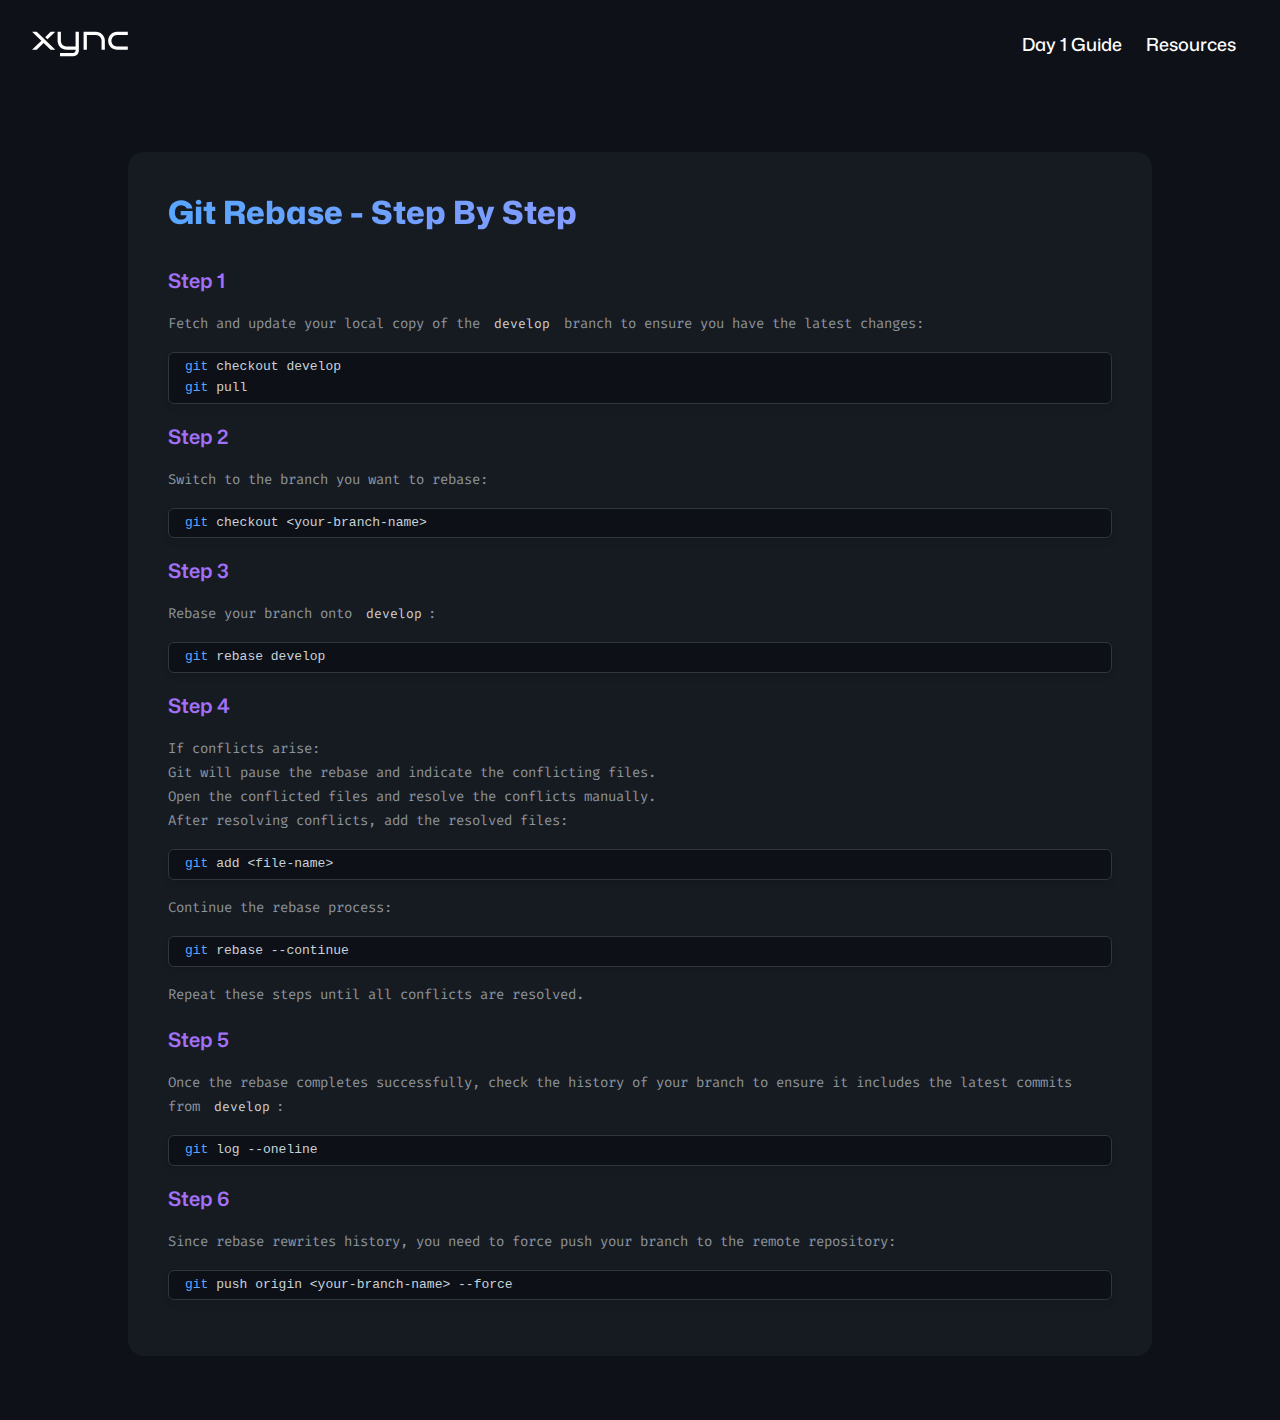
<file: src/guide/git-rebase.html>
<!DOCTYPE html>
<html>
<head>
  <title>xync: Git Rebase Step-by-Step Guide</title>

  <meta charset="UTF-8">
  <meta name="viewport" content="width=device-width, initial-scale=1.0, viewport-fit=cover">
  
  <meta name="description" content="Boost your productivity with Xync.dev – a platform dedicated to enhancing developer experience through tools, resources, and insights.">
  <meta name="keywords" content="developer experience, DX tools, productivity, developer tools, Xync, developer workflow, developer productivity">

  <link rel="apple-touch-icon" sizes="180x180" href="../assets/apple-touch-icon.png">
  <link rel="icon" type="image/png" sizes="32x32" href="../assets/favicon-32x32.png">
  <link rel="icon" type="image/png" sizes="16x16" href="../assets/favicon-16x16.png">
  <link rel="icon" href="../assets/favicon.ico">

  <meta property="og:title" content="Xync.dev - Developer Experience Redefined">
  <meta property="og:description" content="Boost your productivity with Xync.dev – a platform dedicated to enhancing developer experience through tools, resources, and insights.">
  <meta property="og:image" content="/path/to/og-image.png">
  <meta property="og:url" content="https://xync.dev">
  <meta property="og:type" content="website">

  <link rel="canonical" href="https://xync.dev">

  <link rel="preconnect" href="https://fonts.googleapis.com">
  <link rel="preconnect" href="https://fonts.gstatic.com" crossorigin>
  <link href="https://fonts.googleapis.com/css2?family=Fira+Code:wght@300..700&family=Mona+Sans:ital,wght@0,200..900;1,200..900&display=swap" rel="stylesheet">

  <link href="../styles/styles.css" rel="stylesheet">

</head>
<body>

  <header class="prime-header" role="banner">
    <div class="main-nav" aria-label="Main Navigation">
      <a class="avatar" href="https://xync.dev">
        <img src="../assets/xync_logo_monotone.svg" alt="xync" />
      </a>

      <nav class="nav-menu">
        <ul>
          <li>
            <a href="https://xync.dev/day1">Day 1 Guide</a>
          </li>
          <li>
            <a href="https://xync.dev/resources">Resources</a>
          </li>
        </ul>
      </nav>
    </div>
  </header>

  <div class="page-contianer">

    <main class="guide-content">
      <article>
        <h1 class="guide-title">Git Rebase - Step By Step</h1>

        <section class="guide-section">
          <h4>Step 1</h4>
          <p>Fetch and update your local copy of the <code>develop</code> branch to ensure you have the latest changes:</p>
          <pre><code><span class="command">git</span> checkout develop</code><code><span class="command">git</span> pull</code></pre>
        </section>

        <section class="guide-section">
          <h4>Step 2</h4>
          <p>Switch to the branch you want to rebase:</p>
          <pre><code><span class="command">git</span> checkout &lt;your-branch-name&gt;</code></pre>
        </section>

        <section class="guide-section">
          <h4>Step 3</h4>
          <p>Rebase your branch onto <code>develop</code>:</p>
          <pre><code><span class="command">git</span> rebase develop</code></pre>
        </section>

        <section class="guide-section">
          <h4>Step 4</h4>
          <p>
            If conflicts arise:<br>
            Git will pause the rebase and indicate the conflicting files.<br>
            Open the conflicted files and resolve the conflicts manually.<br>
            After resolving conflicts, add the resolved files:<br>
          </p>
          <pre><code><span class="command">git</span> add &lt;file-name&gt;</code></pre>
          
          <p>Continue the rebase process:</p>
          <pre><code><span class="command">git</span> rebase --continue</code></pre>
          <p>Repeat these steps until all conflicts are resolved.</p>
          </ul>
        </section>

        <section class="guide-section">
          <h4>Step 5</h4>
          <p>Once the rebase completes successfully, check the history of your branch to ensure it includes the latest commits from <code>develop</code>:</p>
          <pre><code><span class="command">git</span> log --oneline</code></pre>
        </section>

        <section class="guide-section">
          <h4>Step 6</h4>
          <p>Since rebase rewrites history, you need to force push your branch to the remote repository:</p>
          <pre><code><span class="command">git</span> push origin &lt;your-branch-name&gt; --force</code></pre>
        </section>

    </main>
  </div>
</body>
</html>
</file>
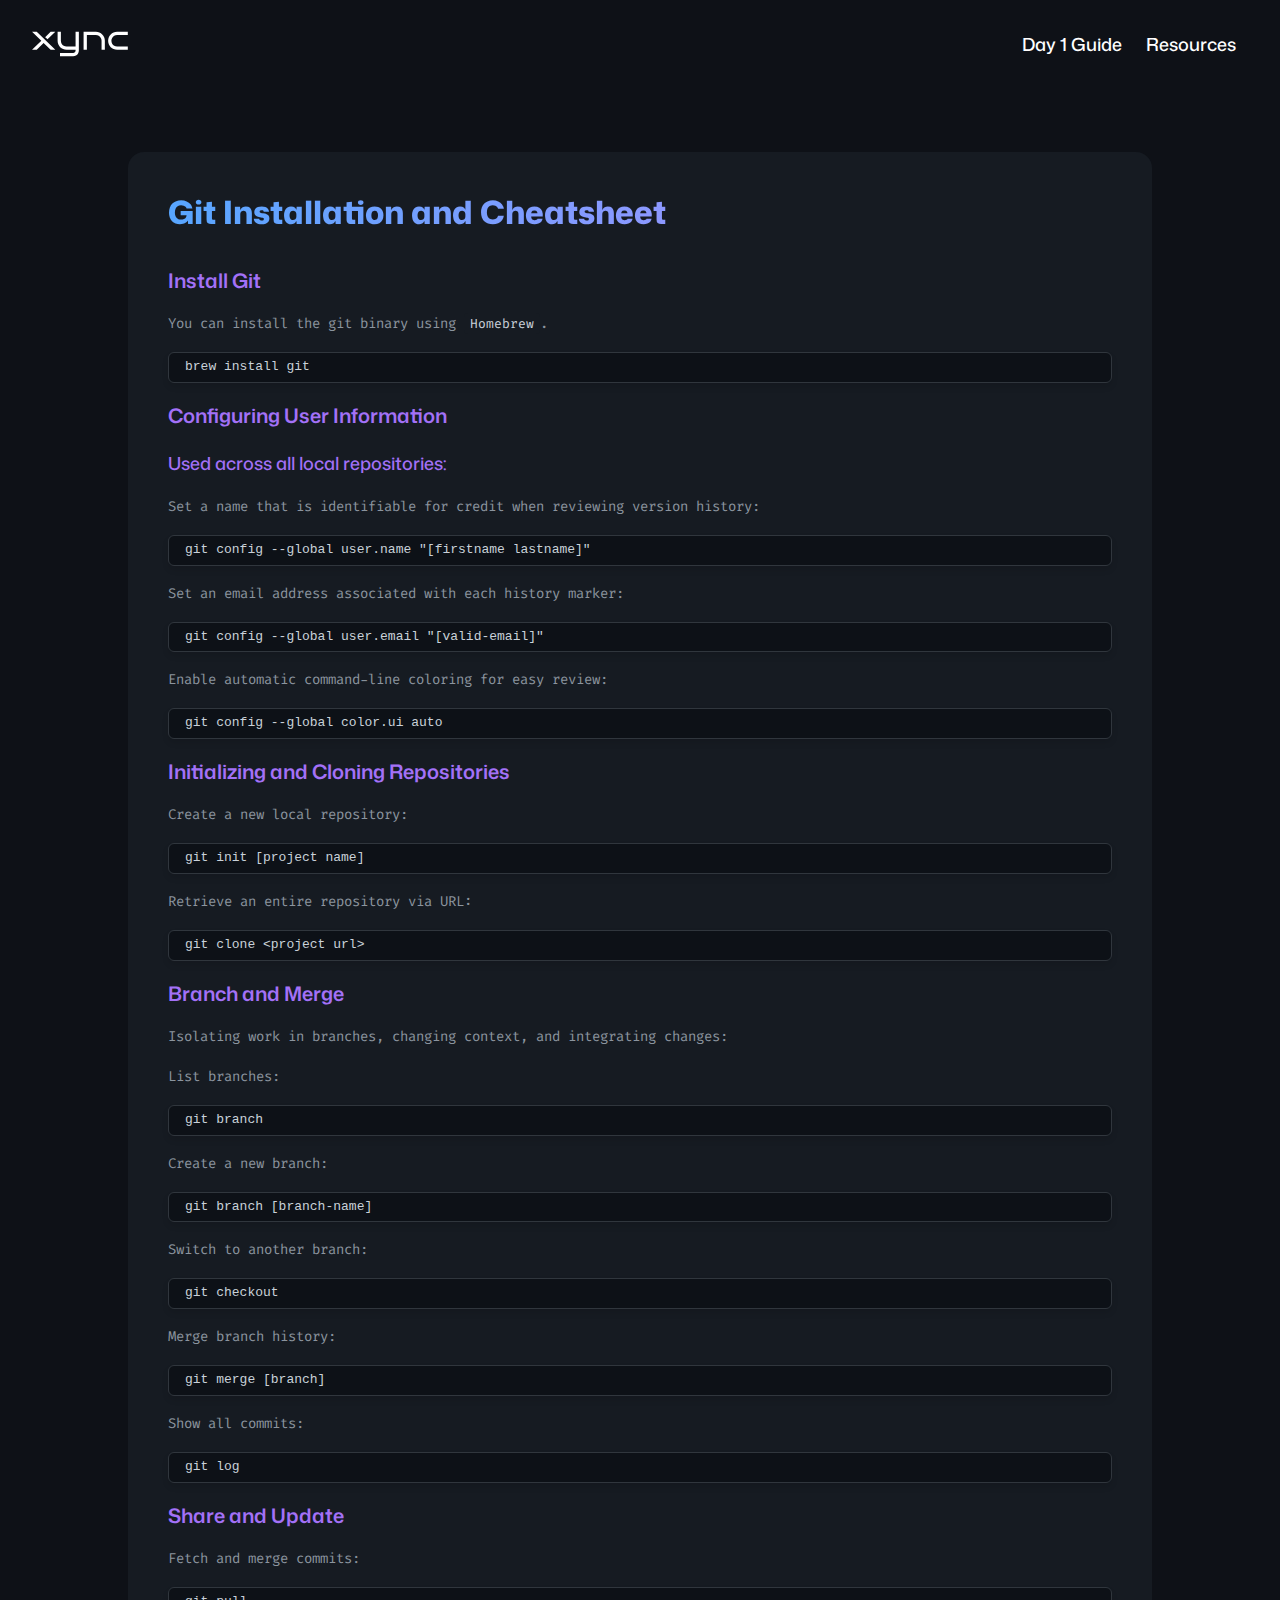
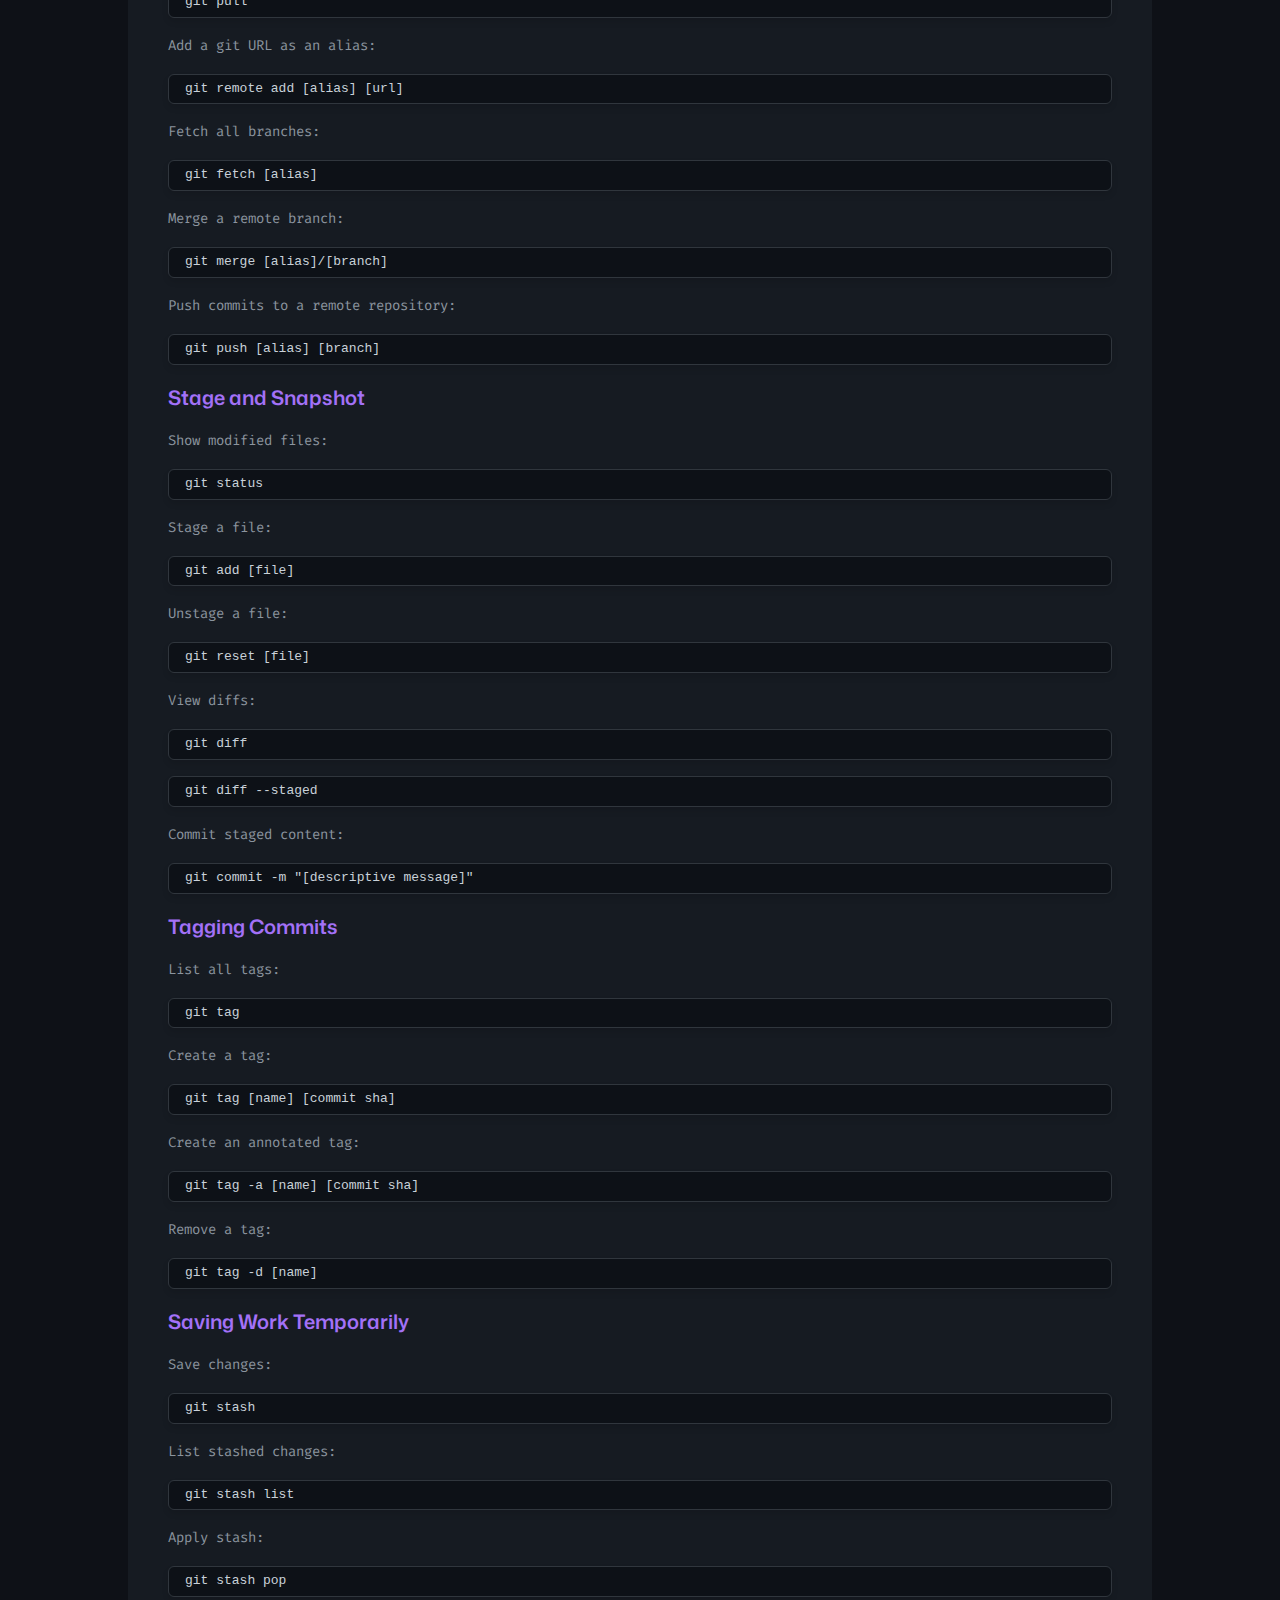
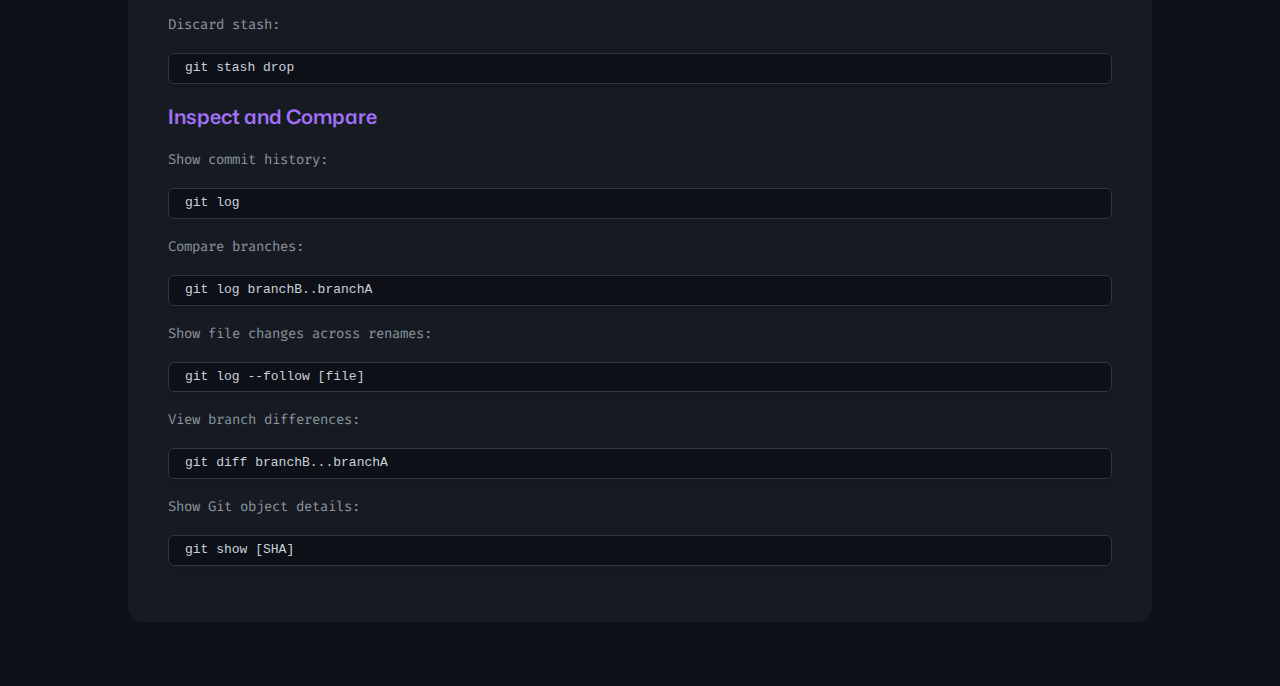
<file: src/guide/git-starter-kit.html>
<!DOCTYPE html>
<html>
<head>
  <title>xync: Git Installation & Cheatsheet</title>

  <meta charset="UTF-8">
  <meta name="viewport" content="width=device-width, initial-scale=1.0, viewport-fit=cover">
  
  <meta name="description" content="Boost your productivity with Xync.dev – a platform dedicated to enhancing developer experience through tools, resources, and insights.">
  <meta name="keywords" content="developer experience, DX tools, productivity, developer tools, Xync, developer workflow, developer productivity">
  
  <link rel="apple-touch-icon" sizes="180x180" href="../assets/apple-touch-icon.png">
  <link rel="icon" type="image/png" sizes="32x32" href="../assets/favicon-32x32.png">
  <link rel="icon" type="image/png" sizes="16x16" href="../assets/favicon-16x16.png">
  <link rel="icon" href="../assets/favicon.ico">

  <meta property="og:title" content="Xync.dev - Developer Experience Redefined">
  <meta property="og:description" content="Boost your productivity with Xync.dev – a platform dedicated to enhancing developer experience through tools, resources, and insights.">
  <meta property="og:image" content="/path/to/og-image.png">
  <meta property="og:url" content="https://xync.dev">
  <meta property="og:type" content="website">

  <link rel="canonical" href="https://xync.dev">

  <link rel="preconnect" href="https://fonts.googleapis.com">
  <link rel="preconnect" href="https://fonts.gstatic.com" crossorigin>
  <link href="https://fonts.googleapis.com/css2?family=Fira+Code:wght@300..700&family=Mona+Sans:ital,wght@0,200..900;1,200..900&display=swap" rel="stylesheet">

  <link href="../styles/styles.css" rel="stylesheet">

</head>
<body>

  <header class="prime-header" role="banner">
    <div class="main-nav" aria-label="Main Navigation">
      <a class="avatar" href="https://xync.dev">
        <img src="../assets/xync_logo_monotone.svg" alt="xync" />
      </a>

      <nav class="nav-menu">
        <ul>
          <li>
            <a href="https://xync.dev/day1">Day 1 Guide</a>
          </li>
          <li>
            <a href="https://xync.dev/resources">Resources</a>
          </li>
        </ul>
      </nav>
    </div>
  </header>

  <div class="page-contianer">

    <main class="guide-content">
      
      <h1 class="guide-title">Git Installation and Cheatsheet</h1>

      <section class="guide-section">
        <h4>Install Git</h4>
        <p>You can install the git binary using <code>Homebrew</code>.</p>
        <pre><code>brew install git</code></pre>
      </section>

      <section class="guide-section">
        <h4>Configuring User Information</h4>
        <h5>Used across all local repositories:</h5>
        
        <p>Set a name that is identifiable for credit when reviewing version history:</p>
        <pre><code>git config --global user.name "[firstname lastname]"</code></pre>
        
        <p>Set an email address associated with each history marker:</p>
        <pre><code>git config --global user.email "[valid-email]"</code></pre>
        
        <p>Enable automatic command-line coloring for easy review:</p>
        <pre><code>git config --global color.ui auto</code></pre>
      </section>

      <section class="guide-section">
        <h4>Initializing and Cloning Repositories</h4>
        
        <p>Create a new local repository:</p>
        <pre><code>git init [project name]</code></pre>
        
        <p>Retrieve an entire repository via URL:</p>
        <pre><code>git clone &lt;project url&gt;</code></pre>
      </section>

      <section class="guide-section">
        <h4>Branch and Merge</h4>
        <p>Isolating work in branches, changing context, and integrating changes:</p>
        
        <p>List branches:</p>
        <pre><code>git branch</code></pre>
        
        <p>Create a new branch:</p>
        <pre><code>git branch [branch-name]</code></pre>
        
        <p>Switch to another branch:</p>
        <pre><code>git checkout</code></pre>
        
        <p>Merge branch history:</p>
        <pre><code>git merge [branch]</code></pre>
          
        <p>Show all commits:</p>
        <pre><code>git log</code></pre>
      </section>

      <section class="guide-section">
        <h4>Share and Update</h4>
        <p>Fetch and merge commits:</p>
        <pre><code>git pull</code></pre>
        
        <p>Add a git URL as an alias:</p>
        <pre><code>git remote add [alias] [url]</code></pre>
          
        <p>Fetch all branches:</p>
        <pre><code>git fetch [alias]</code></pre>
          
        <p>Merge a remote branch:</p>
        <pre><code>git merge [alias]/[branch]</code></pre>
          
        <p>Push commits to a remote repository:</p>
        <pre><code>git push [alias] [branch]</code></pre>
      </section>

      <section class="guide-section">
        <h4>Stage and Snapshot</h4>

        <p>Show modified files:</p>
        <pre><code>git status</code></pre>

        <p>Stage a file:</p>
        <pre><code>git add [file]</code></pre>

        <p>Unstage a file:</p>
        <pre><code>git reset [file]</code></pre>
        
        <p>View diffs:</p>
        <pre><code>git diff</code></pre>
        <pre><code>git diff --staged</code></pre>
        
        <p>Commit staged content:</p>
        <pre><code>git commit -m "[descriptive message]"</code></pre>
        
      </section>

      <section class="guide-section">
        <h4>Tagging Commits</h4>
        <p>List all tags:</p>
        <pre><code>git tag</code></pre>

        <p>Create a tag:</p>
        <pre><code>git tag [name] [commit sha]</code></pre>

        <p>Create an annotated tag:</p>
        <pre><code>git tag -a [name] [commit sha]</code></pre>

        <p>Remove a tag:</p>
        <pre><code>git tag -d [name]</code></pre>
      </section>

      <section class="guide-section">
        <h4>Saving Work Temporarily</h4>
        
        <p>Save changes:</p>
        <pre><code>git stash</code></pre>

        <p>List stashed changes:</p>
        <pre><code>git stash list</code></pre>

        <p>Apply stash:</p>
        <pre><code>git stash pop</code></pre>

        <p>Discard stash:</p>
        <pre><code>git stash drop</code></pre>
      </section>

      <section class="guide-section">
        <h4>Inspect and Compare</h4>
        
        <p>Show commit history:</p>
        <pre><code>git log</code></pre>

        <p>Compare branches:</p>
        <pre><code>git log branchB..branchA</code></pre>

        <p>Show file changes across renames:</p>
        <pre><code>git log --follow [file]</code></pre>

        <p>View branch differences:</p>
        <pre><code>git diff branchB...branchA</code></pre>

        <p>Show Git object details:</p>
        <pre><code>git show [SHA]</code></pre>
      </section>

    </main>
  </div>
</body>
</html>
</file>
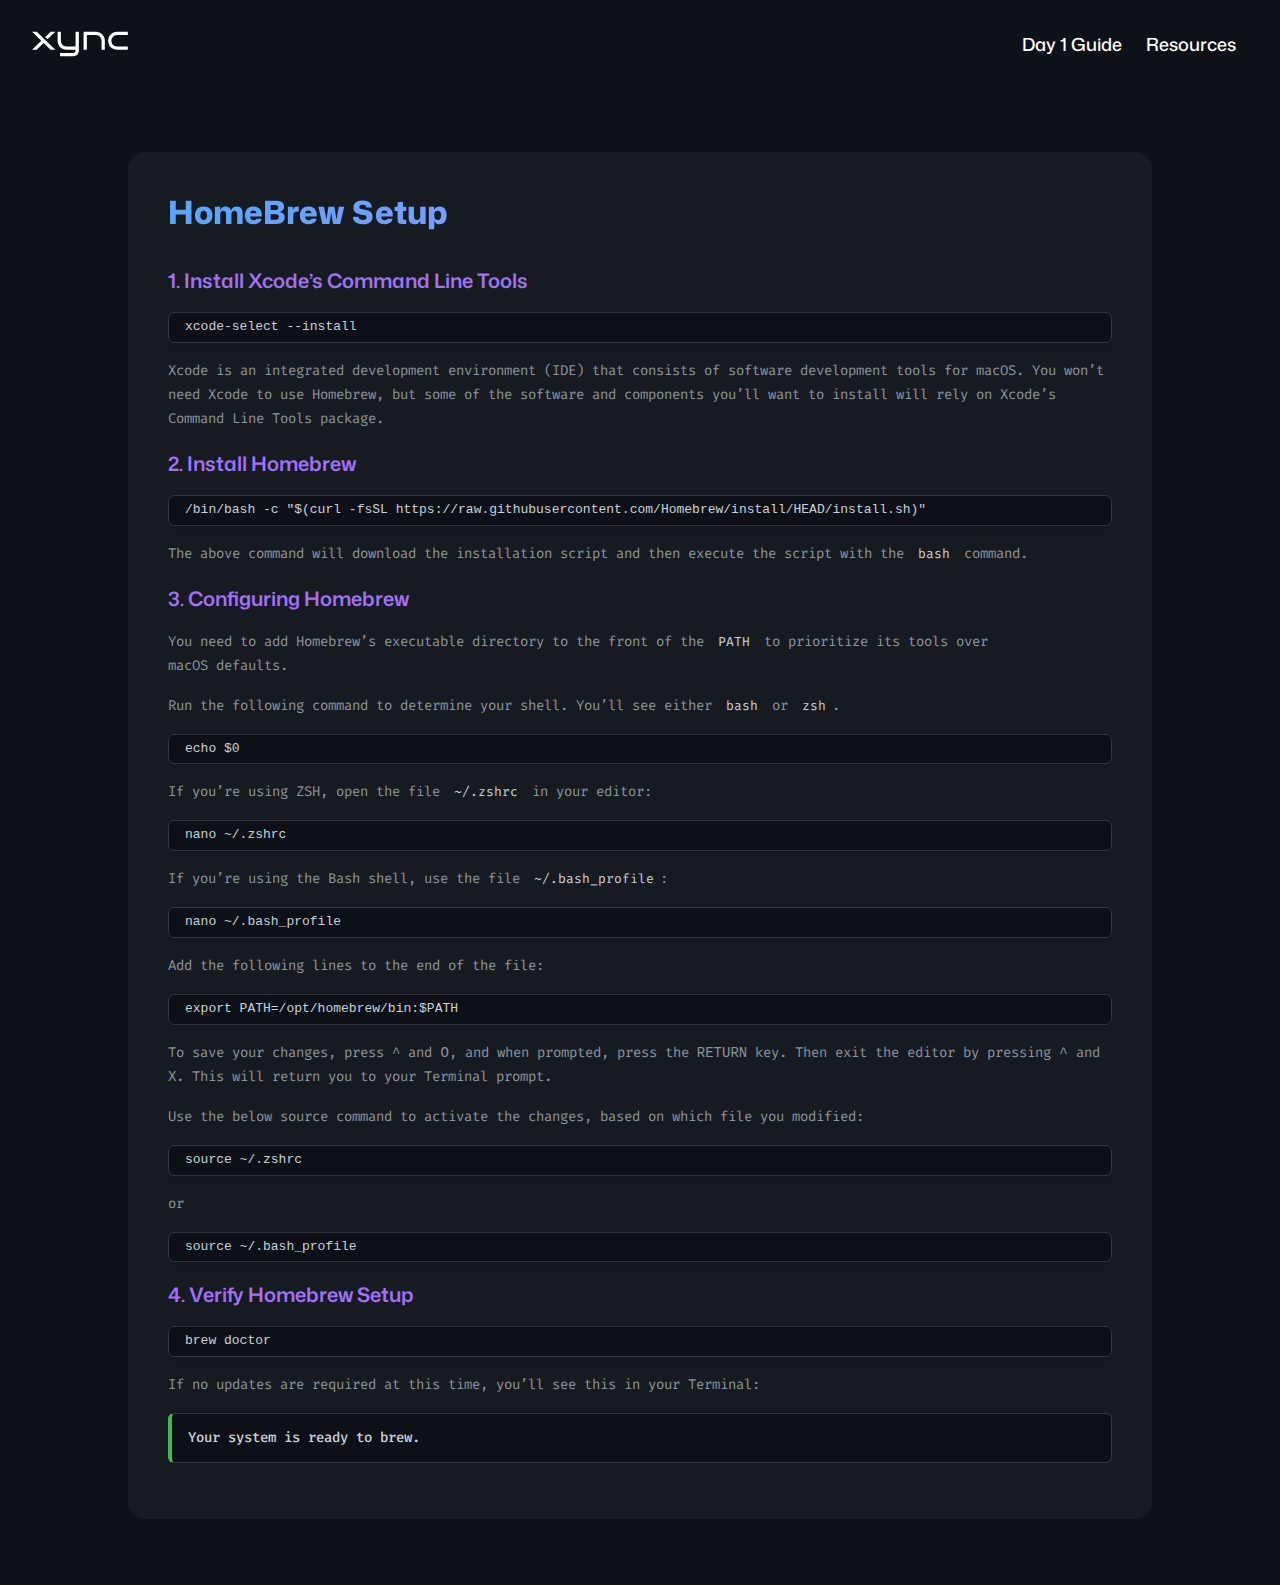
<file: src/guide/homebrew-setup.html>
<!DOCTYPE html>
<html>
<head>
  <title>xync: Homebrew Setup</title>

  <meta charset="UTF-8">
  <meta name="viewport" content="width=device-width, initial-scale=1.0, viewport-fit=cover">
  
  <meta name="description" content="Boost your productivity with Xync.dev – a platform dedicated to enhancing developer experience through tools, resources, and insights.">
  <meta name="keywords" content="developer experience, DX tools, productivity, developer tools, Xync, developer workflow, developer productivity">
  
  <link rel="apple-touch-icon" sizes="180x180" href="../assets/apple-touch-icon.png">
  <link rel="icon" type="image/png" sizes="32x32" href="../assets/favicon-32x32.png">
  <link rel="icon" type="image/png" sizes="16x16" href="../assets/favicon-16x16.png">
  <link rel="icon" href="../assets/favicon.ico">

  <meta property="og:title" content="Xync.dev - Developer Experience Redefined">
  <meta property="og:description" content="Boost your productivity with Xync.dev – a platform dedicated to enhancing developer experience through tools, resources, and insights.">
  <meta property="og:image" content="/path/to/og-image.png">
  <meta property="og:url" content="https://xync.dev">
  <meta property="og:type" content="website">

  <link rel="canonical" href="https://xync.dev">

  <link rel="preconnect" href="https://fonts.googleapis.com">
  <link rel="preconnect" href="https://fonts.gstatic.com" crossorigin>
  <link href="https://fonts.googleapis.com/css2?family=Fira+Code:wght@300..700&family=Mona+Sans:ital,wght@0,200..900;1,200..900&display=swap" rel="stylesheet">

  <link href="../styles/styles.css" rel="stylesheet">

</head>
<body>

  <header class="prime-header" role="banner">
    <div class="main-nav" aria-label="Main Navigation">
      <a class="avatar" href="https://xync.dev">
        <img src="../assets/xync_logo_monotone.svg" alt="xync" />
      </a>

      <nav class="nav-menu">
        <ul>
          <li>
            <a href="https://xync.dev/day1">Day 1 Guide</a>
          </li>
          <li>
            <a href="https://xync.dev/resources">Resources</a>
          </li>
        </ul>
      </nav>
    </div>
  </header>

  <div class="page-contianer">

    <main class="guide-content">

      <h1 class="guide-title">HomeBrew Setup</h1>

      <section class="guide-section">
        <h4>1. Install Xcode’s Command Line Tools</h4>
        <pre><code>xcode-select --install</code></pre>
        <p>
          Xcode is an integrated development environment (IDE) that consists of software 
          development tools for macOS. You won’t need Xcode to use Homebrew, but some of 
          the software and components you’ll want to install will rely on Xcode’s 
          Command Line Tools package.
        </p>
      </section>

      <section class="guide-section">
        <h4>2. Install Homebrew</h4>
        <pre><code>/bin/bash -c "$(curl -fsSL https://raw.githubusercontent.com/Homebrew/install/HEAD/install.sh)"</code></pre>
        <p>
          The above command will download the installation script and then execute the 
          script with the <code>bash</code> command.
        </p>
      </section>

      <section class="guide-section">
        <h4>3. Configuring Homebrew</h4>
        <p>
          You need to add Homebrew’s executable directory to the front of the 
          <code>PATH</code> to prioritize its tools over macOS defaults.
        </p>
        <p>Run the following command to determine your shell. You’ll see either <code>bash</code> or <code>zsh</code>.</p>
        <pre><code>echo $0</code></pre>
        <p>If you’re using ZSH, open the file <code>~/.zshrc</code> in your editor:</p>
        <pre><code>nano ~/.zshrc</code></pre>
        <p>If you’re using the Bash shell, use the file <code>~/.bash_profile</code>:</p>
        <pre><code>nano ~/.bash_profile</code></pre>
        <p>Add the following lines to the end of the file:</p>
        <pre><code>export PATH=/opt/homebrew/bin:$PATH</code></pre>
        <p>
          To save your changes, press <kbd>^</kbd> and <kbd>O</kbd>, and when prompted, 
          press the <kbd>RETURN</kbd> key. Then exit the editor by pressing <kbd>^</kbd> 
          and <kbd>X</kbd>. This will return you to your Terminal prompt.
        </p>
        <p>Use the below source command to activate the changes, based on which file you modified:</p>
        <pre><code>source ~/.zshrc</code></pre>
        <p>or</p>
        <pre><code>source ~/.bash_profile</code></pre>
      </section>

      <section class="guide-section">
        <h4>4. Verify Homebrew Setup</h4>
        <pre><code>brew doctor</code></pre>
        <p>If no updates are required at this time, you’ll see this in your Terminal:</p>
        <blockquote class="blockquote-green">
          <p>Your system is ready to brew.</p>
        </blockquote>
      </section>
    </main>

  </div>

  <footer></footer>

</body>
</html>
</file>
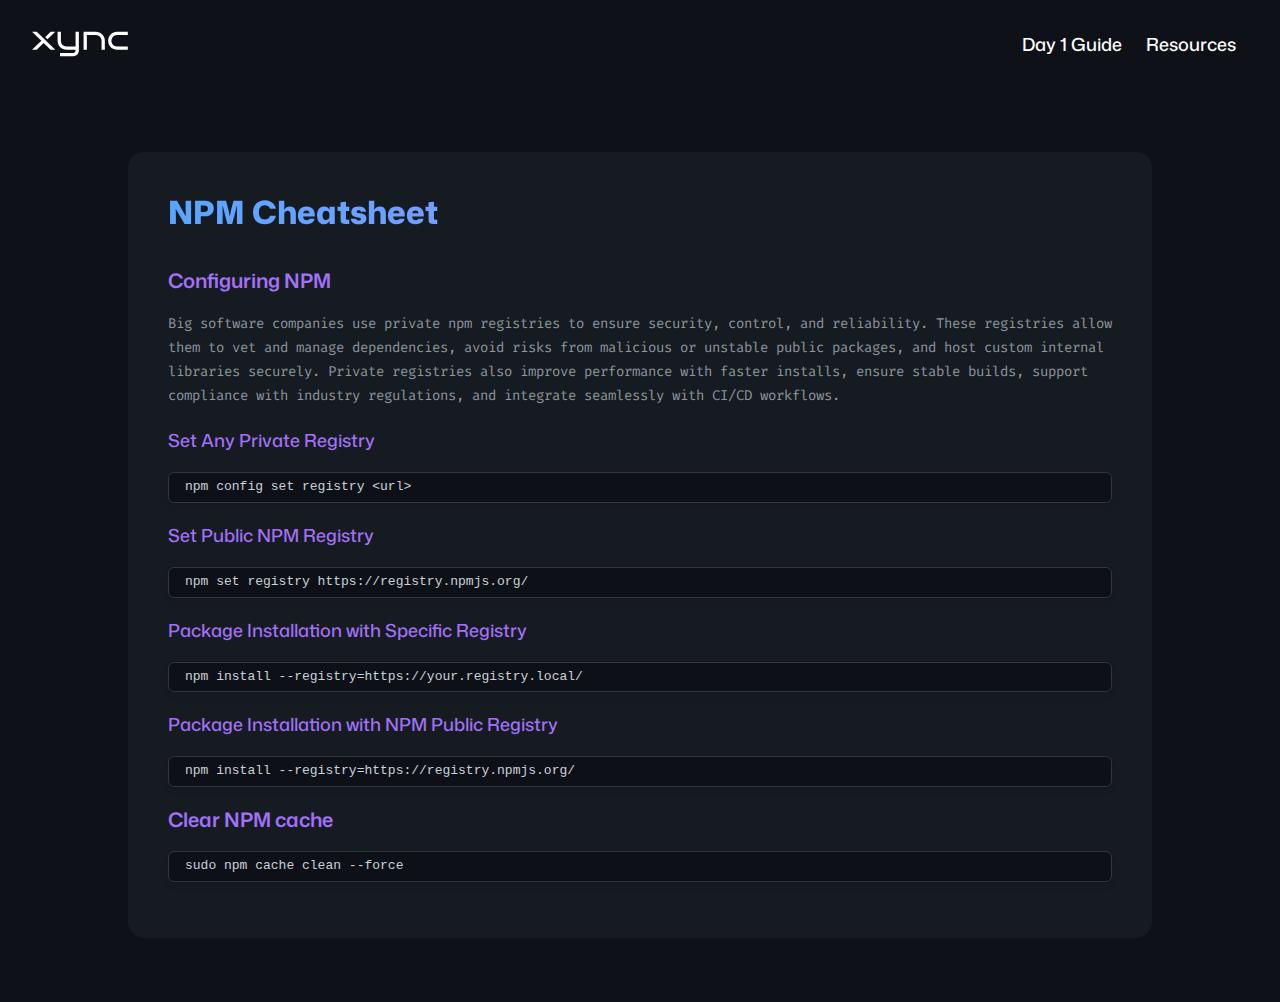
<file: src/guide/npm-cheatsheet.html>
<!DOCTYPE html>
<html>
<head>
  <title>xync: NPM CheatSheet</title>

  <meta charset="UTF-8">
  <meta name="viewport" content="width=device-width, initial-scale=1.0, viewport-fit=cover">
  
  <meta name="description" content="Boost your productivity with Xync.dev – a platform dedicated to enhancing developer experience through tools, resources, and insights.">
  <meta name="keywords" content="developer experience, DX tools, productivity, developer tools, Xync, developer workflow, developer productivity">
  
  <link rel="apple-touch-icon" sizes="180x180" href="../assets/apple-touch-icon.png">
  <link rel="icon" type="image/png" sizes="32x32" href="../assets/favicon-32x32.png">
  <link rel="icon" type="image/png" sizes="16x16" href="../assets/favicon-16x16.png">
  <link rel="icon" href="../assets/favicon.ico">

  <meta property="og:title" content="Xync.dev - Developer Experience Redefined">
  <meta property="og:description" content="Boost your productivity with Xync.dev – a platform dedicated to enhancing developer experience through tools, resources, and insights.">
  <meta property="og:image" content="/path/to/og-image.png">
  <meta property="og:url" content="https://xync.dev">
  <meta property="og:type" content="website">

  <link rel="canonical" href="https://xync.dev">

  <link rel="preconnect" href="https://fonts.googleapis.com">
  <link rel="preconnect" href="https://fonts.gstatic.com" crossorigin>
  <link href="https://fonts.googleapis.com/css2?family=Fira+Code:wght@300..700&family=Mona+Sans:ital,wght@0,200..900;1,200..900&display=swap" rel="stylesheet">

  <link href="../styles/styles.css" rel="stylesheet">

</head>
<body>

  <header class="prime-header" role="banner">
    <div class="main-nav" aria-label="Main Navigation">
      <a class="avatar" href="https://xync.dev">
        <img src="../assets/xync_logo_monotone.svg" alt="xync" />
      </a>

      <nav class="nav-menu">
        <ul>
          <li>
            <a href="https://xync.dev/day1">Day 1 Guide</a>
          </li>
          <li>
            <a href="https://xync.dev/resources">Resources</a>
          </li>
        </ul>
      </nav>
    </div>
  </header>

  <div class="page-contianer">

    <main class="guide-content">

      <h1 class="guide-title">NPM Cheatsheet</h1>
      
      <section class="guide-section">
        <h4>Configuring NPM</h4>

        <p>Big software companies use private npm registries to ensure security, control, and reliability. These registries 
        allow them to vet and manage dependencies, avoid risks from malicious or unstable public packages, and host custom 
        internal libraries securely. Private registries also improve performance with faster installs, ensure stable builds, 
        support compliance with industry regulations, and integrate seamlessly with CI/CD workflows.</p>

        <h5>Set Any Private Registry</h5>
        <pre><code>npm config set registry &lt;url&gt;</code></pre>

        <h5>Set Public NPM Registry</h5>
        <pre><code>npm set registry https://registry.npmjs.org/</code></pre>

        <h5>Package Installation with Specific Registry</h5>
        <pre><code>npm install --registry=https://your.registry.local/</code></pre>

        <h5>Package Installation with NPM Public Registry</h5>
        <pre><code>npm install --registry=https://registry.npmjs.org/</code></pre>
      </section>
        
      <section class="guide-section">
        <h4>Clear NPM cache</h4>
        <pre><code>sudo npm cache clean --force</code></pre> 
      </section>

    </main>
  </div>

  <footer></footer>
</body>
</html>
</file>
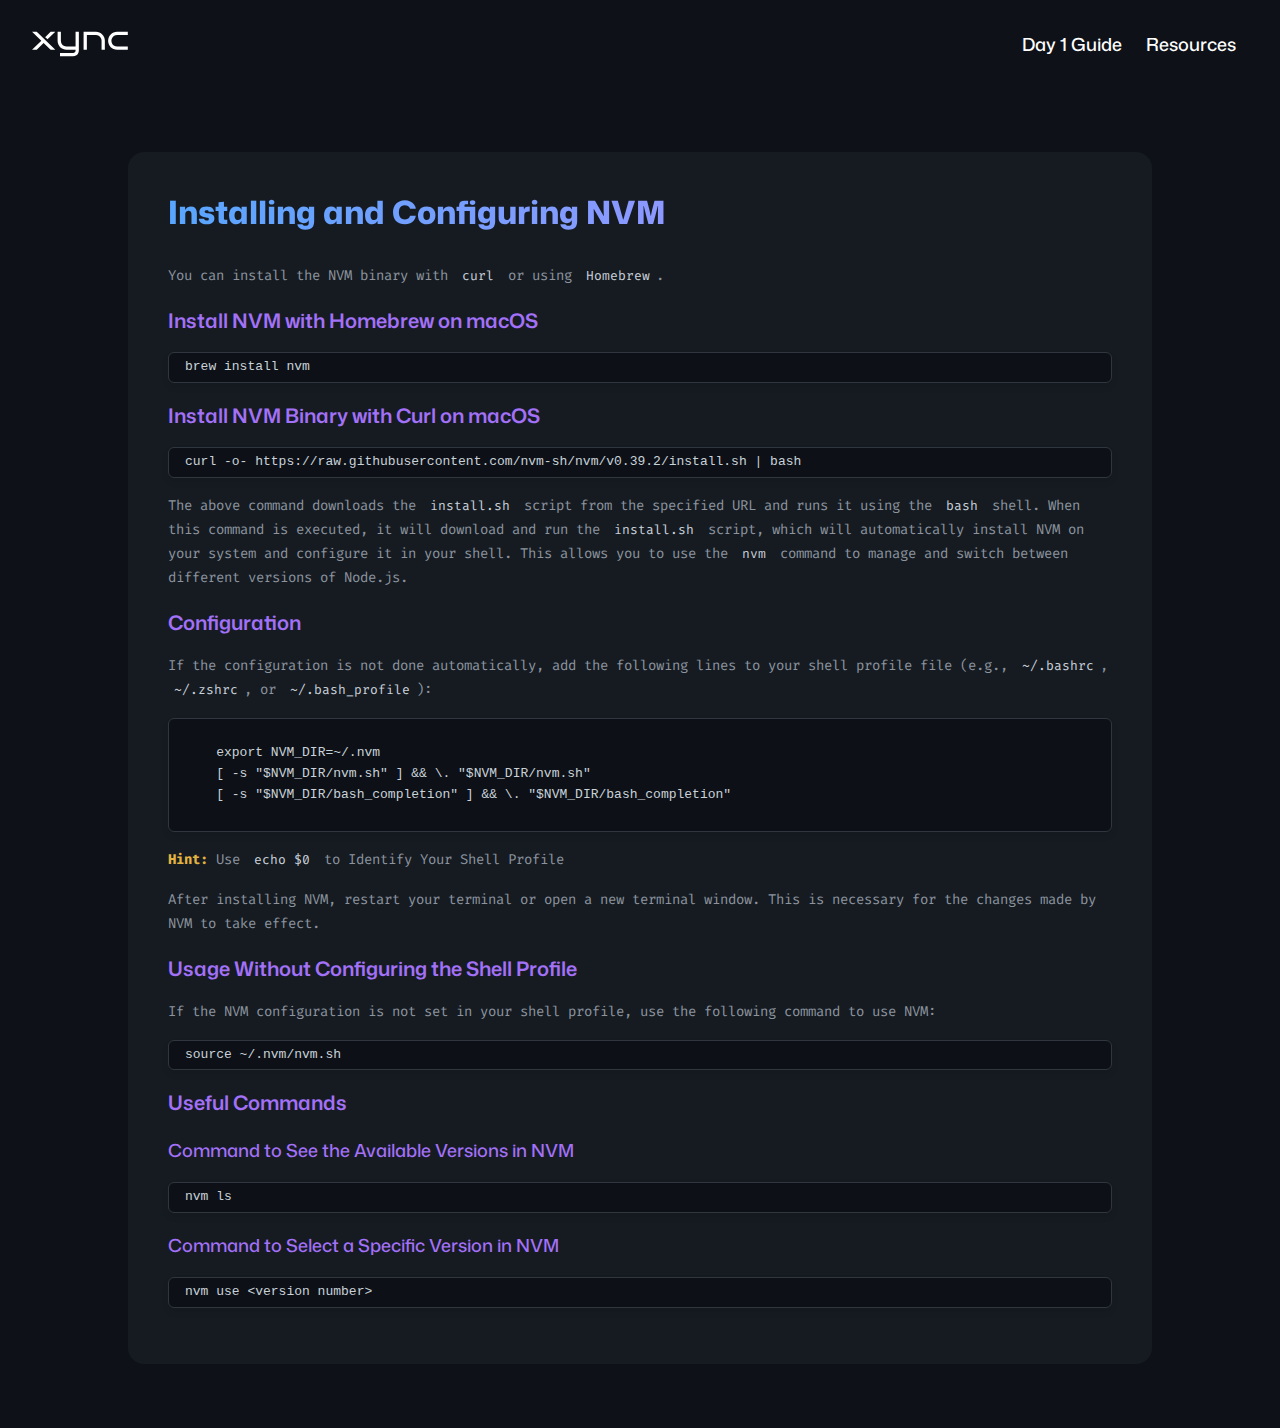
<file: src/guide/nvm-starter-kit.html>
<!DOCTYPE html>
<html>
<head>
  <title>xync: NVM Starter Kit</title>

  <meta charset="UTF-8">
  <meta name="viewport" content="width=device-width, initial-scale=1.0, viewport-fit=cover">
  
  <meta name="description" content="Boost your productivity with Xync.dev – a platform dedicated to enhancing developer experience through tools, resources, and insights.">
  <meta name="keywords" content="developer experience, DX tools, productivity, developer tools, Xync, developer workflow, developer productivity">
  
  <link rel="apple-touch-icon" sizes="180x180" href="../assets/apple-touch-icon.png">
  <link rel="icon" type="image/png" sizes="32x32" href="../assets/favicon-32x32.png">
  <link rel="icon" type="image/png" sizes="16x16" href="../assets/favicon-16x16.png">
  <link rel="icon" href="../assets/favicon.ico">

  <meta property="og:title" content="Xync.dev - Developer Experience Redefined">
  <meta property="og:description" content="Boost your productivity with Xync.dev – a platform dedicated to enhancing developer experience through tools, resources, and insights.">
  <meta property="og:image" content="/path/to/og-image.png">
  <meta property="og:url" content="https://xync.dev">
  <meta property="og:type" content="website">

  <link rel="canonical" href="https://xync.dev">

  <link rel="preconnect" href="https://fonts.googleapis.com">
  <link rel="preconnect" href="https://fonts.gstatic.com" crossorigin>
  <link href="https://fonts.googleapis.com/css2?family=Fira+Code:wght@300..700&family=Mona+Sans:ital,wght@0,200..900;1,200..900&display=swap" rel="stylesheet">

  <link href="../styles/styles.css" rel="stylesheet">

</head>
<body>

  <header class="prime-header" role="banner">
    <div class="main-nav" aria-label="Main Navigation">
      <a class="avatar" href="https://xync.dev">
        <img src="../assets/xync_logo_monotone.svg" alt="xync" />
      </a>

      <nav class="nav-menu">
        <ul>
          <li>
            <a href="https://xync.dev/day1">Day 1 Guide</a>
          </li>
          <li>
            <a href="https://xync.dev/resources">Resources</a>
          </li>
        </ul>
      </nav>
    </div>
  </header>

  <div class="page-contianer">

    <main class="guide-content">

      <h1 class="guide-title">Installing and Configuring NVM</h1>
      
      <p>You can install the NVM binary with <code>curl</code> or using <code>Homebrew</code>.</p>

      <section class="guide-section">
        <h4>Install NVM with Homebrew on macOS</h4>
        <pre><code>brew install nvm</code></pre>
      </section>

      <section class="guide-section">
        <h4>Install NVM Binary with Curl on macOS</h4>
        <pre><code>curl -o- https://raw.githubusercontent.com/nvm-sh/nvm/v0.39.2/install.sh | bash</code></pre>
        <p>
          The above command downloads the <code>install.sh</code> script from the specified URL and runs it using the 
          <code>bash</code> shell. When this command is executed, it will download and run the 
          <code>install.sh</code> script, which will automatically install NVM on your system and configure it in your shell. 
          This allows you to use the <code>nvm</code> command to manage and switch between different versions of Node.js.
        </p>
      </section>

      <section class="guide-section">
        <h4>Configuration</h4>
        <p>If the configuration is not done automatically, add the following lines to your shell profile file 
          (e.g., <code>~/.bashrc</code>, <code>~/.zshrc</code>, or <code>~/.bash_profile</code>):
        </p>
        <pre><code>
    export NVM_DIR=~/.nvm
    [ -s "$NVM_DIR/nvm.sh" ] && \. "$NVM_DIR/nvm.sh"
    [ -s "$NVM_DIR/bash_completion" ] && \. "$NVM_DIR/bash_completion"
        </code></pre>
        <p><b class="hint">Hint:</b> Use <code>echo $0</code> to Identify Your Shell Profile</p>
        <p>After installing NVM, restart your terminal or open a new terminal window. This is necessary for the changes 
          made by NVM to take effect.
        </p>
      </section>

      <section class="guide-section">
        <h4>Usage Without Configuring the Shell Profile</h4>
        <p>If the NVM configuration is not set in your shell profile, use the following command to use NVM:</p>
        <pre><code>source ~/.nvm/nvm.sh</code></pre>
      </section>

      <section class="guide-section">
        <h4>Useful Commands</h4>
        <h5>Command to See the Available Versions in NVM</h5>
        <pre><code>nvm ls</code></pre>
        <h5>Command to Select a Specific Version in NVM</h5>
        <pre><code>nvm use &lt;version number&gt;</code></pre>
      </section>
    </main>

  </div>

  <footer></footer>

</body>
</html>
</file>
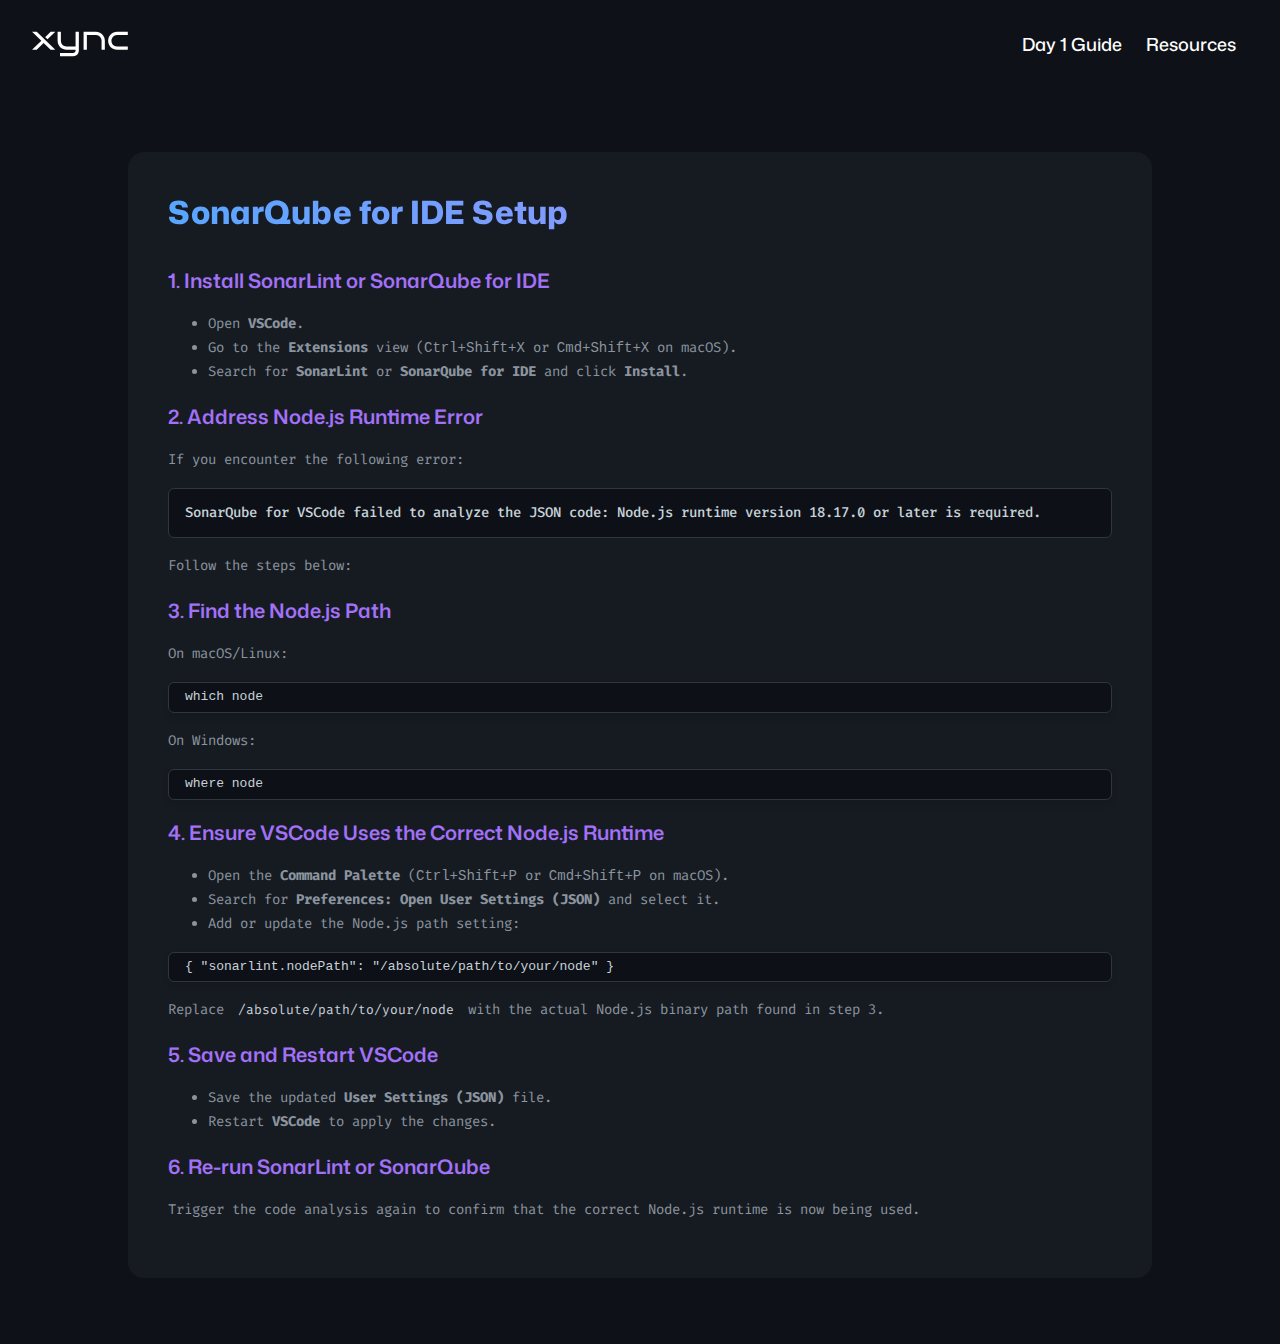
<file: src/guide/sonarqube-ide-setup.html>
<!DOCTYPE html>
<html>
<head>
  <title>xync: NVM Starter Kit</title>

  <meta charset="UTF-8">
  <meta name="viewport" content="width=device-width, initial-scale=1.0, viewport-fit=cover">
  
  <meta name="description" content="Boost your productivity with Xync.dev – a platform dedicated to enhancing developer experience through tools, resources, and insights.">
  <meta name="keywords" content="developer experience, DX tools, productivity, developer tools, Xync, developer workflow, developer productivity">
  
  <link rel="apple-touch-icon" sizes="180x180" href="../assets/apple-touch-icon.png">
  <link rel="icon" type="image/png" sizes="32x32" href="../assets/favicon-32x32.png">
  <link rel="icon" type="image/png" sizes="16x16" href="../assets/favicon-16x16.png">
  <link rel="icon" href="../assets/favicon.ico">

  <meta property="og:title" content="Xync.dev - Developer Experience Redefined">
  <meta property="og:description" content="Boost your productivity with Xync.dev – a platform dedicated to enhancing developer experience through tools, resources, and insights.">
  <meta property="og:image" content="/path/to/og-image.png">
  <meta property="og:url" content="https://xync.dev">
  <meta property="og:type" content="website">

  <link rel="canonical" href="https://xync.dev">

  <link rel="preconnect" href="https://fonts.googleapis.com">
  <link rel="preconnect" href="https://fonts.gstatic.com" crossorigin>
  <link href="https://fonts.googleapis.com/css2?family=Fira+Code:wght@300..700&family=Mona+Sans:ital,wght@0,200..900;1,200..900&display=swap" rel="stylesheet">

  <link href="../styles/styles.css" rel="stylesheet">

</head>
<body>

  <header class="prime-header" role="banner">
    <div class="main-nav" aria-label="Main Navigation">
      <a class="avatar" href="https://xync.dev">
        <img src="../assets/xync_logo_monotone.svg" alt="xync" />
      </a>

      <nav class="nav-menu">
        <ul>
          <li>
            <a href="https://xync.dev/day1">Day 1 Guide</a>
          </li>
          <li>
            <a href="https://xync.dev/resources">Resources</a>
          </li>
        </ul>
      </nav>
    </div>
  </header>

  <div class="page-contianer">

    <main class="guide-content">

      <h1 class="guide-title">SonarQube for IDE Setup</h1>

      <section class="guide-section">
        <h4>1. Install SonarLint or SonarQube for IDE</h4>
        <ul>
          <li>Open <strong>VSCode</strong>.</li>
          <li>Go to the <strong>Extensions</strong> view (<kbd>Ctrl+Shift+X</kbd> or <kbd>Cmd+Shift+X</kbd> on macOS).</li>
          <li>Search for <strong>SonarLint</strong> or <strong>SonarQube for IDE</strong> and click <strong>Install</strong>.</li>
        </ul>
      </section>

      <section class="guide-section">
        <h4>2. Address Node.js Runtime Error</h4>
        <p>If you encounter the following error:</p>
        <blockquote>
          <p>SonarQube for VSCode failed to analyze the JSON code: Node.js runtime version 18.17.0 or later is required.</p>
        </blockquote>
        <p>Follow the steps below:</p>
      </section>

      <section class="guide-section">
        <h4>3. Find the Node.js Path</h4>
        <p>On macOS/Linux:</p>
        <pre><code>which node</code></pre>
        <p>On Windows:</p>
        <pre><code>where node</code></pre>
      </section>

      <section class="guide-section">
        <h4>4. Ensure VSCode Uses the Correct Node.js Runtime</h4>
        <ul>
          <li>Open the <strong>Command Palette</strong> (<kbd>Ctrl+Shift+P</kbd> or <kbd>Cmd+Shift+P</kbd> on macOS).</li>
          <li>Search for <strong>Preferences: Open User Settings (JSON)</strong> and select it.</li>
          <li>Add or update the Node.js path setting:</li>
        </ul>
        <pre><code>{ "sonarlint.nodePath": "/absolute/path/to/your/node" }</code></pre>
        <p>Replace <code>/absolute/path/to/your/node</code> with the actual Node.js binary path found in step 3.</p>
      </section>

      <section class="guide-section">
        <h4>5. Save and Restart VSCode</h4>
        <ul>
          <li>Save the updated <strong>User Settings (JSON)</strong> file.</li>
          <li>Restart <strong>VSCode</strong> to apply the changes.</li>
        </ul>
      </section>

      <section class="guide-section">
        <h4>6. Re-run SonarLint or SonarQube</h4>
        <p>Trigger the code analysis again to confirm that the correct Node.js runtime is now being used.</p>
      </section>

    </main>

  </div>
</body>
</html>
</file>
<file: src/styles/styles.css>
/* =========================== Reset CSS =========================== */
*, *::before, *::after {
  box-sizing: border-box;
}
* {
  margin: 0;
}
body {
  line-height: 1.5;
  -webkit-font-smoothing: antialiased;
}
img, picture, video, canvas, svg {
  display: block;
  max-width: 100%;
}
input, button, textarea, select {
  font: inherit;
}
p, h1, h2, h3, h4, h5, h6 {
  overflow-wrap: break-word;
}
p {
  text-wrap: pretty;
}
h1, h2, h3, h4, h5, h6 {
  text-wrap: balance;
}
#root, #__next {
  isolation: isolate;
}

/* =========================== Actual Styles =========================== */
body {
  background-color: #0E1117;
  font-family: "Fira Code", serif;
  font-weight: 200;
  font-style: normal;
  color: #FFFFFF;
}

/* ============= Typography ============= */
h1 {
  font-size: 2rem;
  line-height: 2.5rem;
  margin-bottom: 1.5rem;
}
h2 {
  font-size: 1.75rem;
  line-height: 2.25rem;
  margin-bottom: 1rem;
}
h3 {
  font-size: 1.5rem; 
  line-height: 2rem;
  margin-bottom: 1rem;
}
h4 {
  font-size: 1.25rem;
  line-height: 2rem;
  font-weight: 600;
  margin-bottom: 1rem;
}
h5 {
  font-size: 1.125rem;
  line-height: 2rem;
  font-weight: 500;
  margin-bottom: 1rem;
}
h6 {
  font-size: 1rem;
  line-height: 1.5rem;
  margin-bottom: 0.5rem;
}

p, ul li {
  font-size: 0.875rem;
  line-height: 1.5rem;
  font-weight: 400;
}
p, ul {
  margin-bottom: 1rem;
}
a {
  text-decoration: none;
}

/* ============= Code Snippets ============= */
pre {
  background-color: #0d1117;
  color: #c9d1d9;
  font-size: 14px;
  line-height: 1.6;
  padding: 4px 16px;
  margin-bottom: 1rem;
  border: 1px solid #30363d;
  border-radius: 6px;
  overflow-x: auto;
  box-shadow: 0 4px 6px rgba(0, 0, 0, 0.1);
  white-space: pre-wrap;
}
code {
  background-color: #161b22;
  color: #c9d1d9;
  padding: 2px 6px;
  border-radius: 4px;
  font-size: 13px;
  font-family: inherit;
}
pre code {
  display: block;
  white-space: pre-wrap;
  margin: 0;
  padding: 0;
  background-color: transparent !important;
}
pre code .keyword {
  color: #ff7b72;
}
pre code .command {
  color: #58a6ff;
}
pre code .string {
  color: #a5d6ff;
}
pre code .comment {
  color: #8b949e;
  font-style: italic;
}
pre code .number {
  color: #f2cc60;
}
pre code .function {
  color: #d2a8ff;
}
pre code .variable {
  color: #ffa657;
}
pre code .line-highlight {
  background-color: #2d333b;
  display: block;
  margin: -1px 0;
  padding: 0 12px;
  border-left: 4px solid #58a6ff;
}
blockquote {
  background-color: #0d1117;
  color: #c9d1d9;
  margin: 16px 0;
  padding: 12px 16px;
  line-height: 1.6;
  border: 1px solid #30363d;
  border-radius: 6px;
}
.blockquote-blue {
  border-left: 4px solid #58a6ff;
}
.blockquote-green {
  border-left: 4px solid #3fb950;
}
blockquote p {
  margin: 0;
  font-weight: 500;
}

/* ============= Global Header ============= */
.prime-header {
  position: fixed;
  right: 0;
  left: 0;
  padding: 24px 0;
  background-color: #0E1117;
  z-index: 1;
}
.prime-header .main-nav {
  display: flex;
  padding: 0 32px;
  justify-content: space-between;
}
.prime-header .avatar {
  display: flex;
}
.prime-header .avatar img {
  width: 96px;
}
.prime-header .nav-menu {
  display: flex;
}
.prime-header .nav-menu ul {
  display: flex;
  list-style: none;
  margin: 0;
}
.prime-header .nav-menu li {
  display: block;
  height: 40px;
  padding: 0 12px;
}
.prime-header .nav-menu li a {
  display: block;
  font-family: "Mona Sans", serif;
  font-size: 18px;
  line-height: 40px;
  font-weight: 500;
  text-decoration: none;
  color: #FFFFFF;
}
.prime-header .nav-menu li a:hover,
.prime-header .nav-menu li a.active {
  opacity: 0.75;
}
.prime-header .nav-menu li a.active {
  border-bottom: 2px solid #79C0FF;
}

/* ============= Other global styling ============= */
.link-with-arrow {
  display: inline-flex;
  align-items: center;
  color: #79C0FF;
  font-family: "Mona Sans", serif;
  font-weight: 600;
  text-decoration: none;
  transition: color 0.2s ease;
}
.link-with-arrow::after {
  content: '';
  display: inline-block;
  margin-left: 0.5em;
  width: 1em;
  height: 1em;
  background: url('data:image/svg+xml;charset=UTF-8,<svg xmlns="http://www.w3.org/2000/svg" viewBox="0 0 24 24" fill="none" stroke="%2379C0FF" stroke-width="2" stroke-linecap="round" stroke-linejoin="round"><line x1="5" y1="12" x2="19" y2="12"/><polyline points="12 5 19 12 12 19"/></svg>') no-repeat center;
  background-size: contain;
  transition: transform 0.2s ease;
}
.link-with-arrow:hover::after {
  transform: translateX(0.3em);
}

/* ============= Standard page styling ============= */
.page-contianer {
  position: relative;
  top: 88px;
  width: 100%;
  max-width: 1280px;
  margin: 0 auto;
  padding: 64px 0;
}
.page-summary {
  font-family: "Mona Sans", serif;
  font-size: 72px;
  font-weight: 800;
  line-height: 100px;
  letter-spacing: -.03em !important;
  text-align: center;
}
.page-caption {
  text-align: center;
  color: #8B949E;
  font-weight: 400;
  margin-bottom: 2.5rem !important;
}

/* ============= Marketing Page styling ============= */
.hero-container {
  
}
.hero-container .hero-heading {
  font-family: "Mona Sans", serif;
  font-optical-sizing: auto;
  font-size: 156px;
  line-height: 180px;
  font-weight: 600;
  background: -webkit-gradient(linear, left top, left bottom, from(#EEEEEE), to(#6E6E6E));
  -webkit-background-clip:  text;
  -webkit-text-fill-color:  transparent;
}


/* ============= Day 1 Page styling ============= */
.card-container {
  display: flex;
  flex-wrap: wrap;
  gap: 32px;
}
.card-container .card {
  flex: 1 1 calc(33.333% - 32px);
  background-color: #202328;
  border-radius: 12px;
  padding: 16px;
}
.card-container .card .card-content {
  margin: 0 0 16px 0;
  height: 84px;
  color: #8B949E;
}
.card-container .card .card-content h6 {
  color: #FFFFFF;
  font-weight: 500;
}

/* ============= Guide Page styling ============= */
.guide-content {
  width: 1024px;
  margin: 0 auto;
  padding: 2.5rem;
  border-radius: 1rem;
  background-color: #161B22;
  color: #8B949E;
}
.guide-content .guide-section {
  margin-bottom: 1rem;
}
.guide-content .guide-title {
  font-family: "Mona Sans", serif;
  font-weight: 800;
  margin-bottom: 2rem;
  background: linear-gradient(90deg, #58a6ff, #bc8cff);
  -webkit-background-clip: text;
  -webkit-text-fill-color: transparent;
}
.guide-content h4,
.guide-content h5 {
  font-family: "Mona Sans", serif;
  color: #A371F7;
}
.guide-content .hint {
  color: #e3b341;
}

/* ============= Resources Page styling ============= */
.resource-container {
  display: flex;
  flex-wrap: wrap;
  gap: 32px;
  font-family: "Mona Sans", serif;
}
.resource-container .resource {
  display: flex;
  flex: 1 1 calc(50% - 32px);
  gap: 32px;
  background-color: #161b22;
  border: 1px solid #30363d;
  border-radius: 12px;
  padding: 32px;
  max-width: 624px !important;
}
.resource-container .resource aside {
  display: flex;
  width: 35%;
  align-items: flex-start;
}
.resource-container .resource article {
  display: flex;
  flex: 1 1 calc(65% - 32px);
  flex-direction: column;
}
.resource-container .resource article cite {
  display: block;
  font-size: 12px;
  line-height: 24px;
  font-weight: 600;
  font-style: normal;
  color: #8B949E;
  margin-bottom: 1rem;
}
.resource-container .resource article cite a {
  color: #FFFFFF;
}
.resource-container .resource article cite a:hover {
  border-bottom: 1px solid #8B949E;
}
.resource-container .resource article h2 {
  background-image: linear-gradient(90deg, #a473ff 0, #d5b1bb 50%);
  background-clip: text;
  color: transparent;
  background-repeat: no-repeat;
}
</file>
